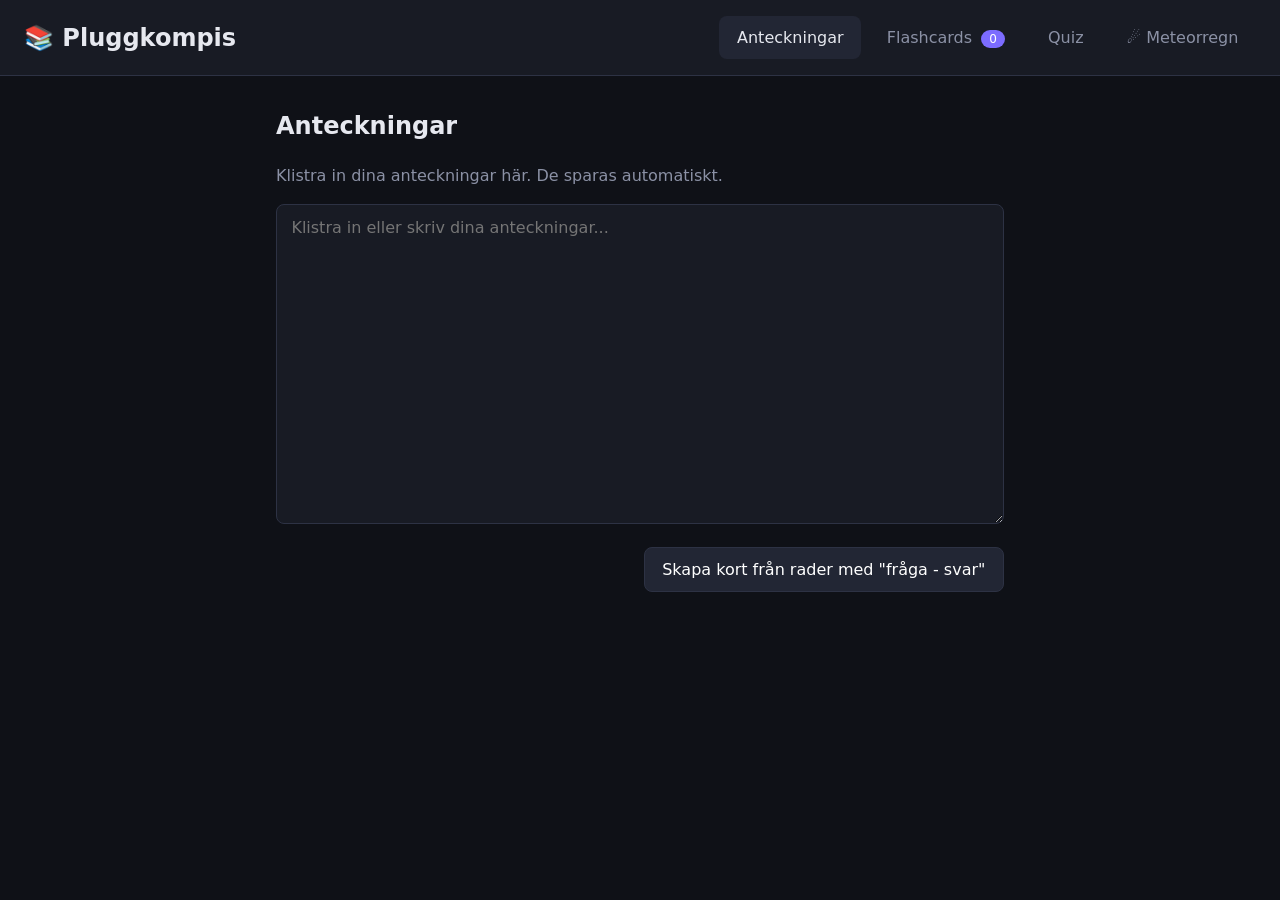
<file: index.html>
<!DOCTYPE html>
<html lang="sv">
<head>
  <meta charset="UTF-8">
  <meta name="viewport" content="width=device-width, initial-scale=1.0">
  <title>Pluggkompis</title>
  <link rel="stylesheet" href="style.css">
</head>
<body>
  <header>
    <h1>📚 Pluggkompis</h1>
    <nav>
      <button class="tab active" data-view="notes">Anteckningar</button>
      <button class="tab" data-view="cards">Flashcards <span id="card-count" class="badge">0</span></button>
      <button class="tab" data-view="quiz">Quiz</button>
      <button class="tab" data-view="game">☄️ Meteorregn</button>
    </nav>
  </header>

  <main>
    <!-- Anteckningar -->
    <section id="notes" class="view active">
      <h2>Anteckningar</h2>
      <p class="hint">Klistra in dina anteckningar här. De sparas automatiskt.</p>
      <textarea id="notes-text" placeholder="Klistra in eller skriv dina anteckningar..."></textarea>
      <div class="row">
        <span id="notes-status" class="muted"></span>
        <button id="notes-to-cards" class="secondary">Skapa kort från rader med "fråga - svar"</button>
      </div>
    </section>

    <!-- Flashcards -->
    <section id="cards" class="view">
      <h2>Flashcards</h2>
      <form id="card-form" class="card-form">
        <label>Fråga
          <input id="q-input" type="text" placeholder="T.ex. Vad är huvudstaden i Norge?" required>
        </label>
        <label>Svar
          <input id="a-input" type="text" placeholder="T.ex. Oslo" required>
        </label>
        <button type="submit">Lägg till kort</button>
      </form>
      <div class="row">
        <span class="muted" id="cards-empty">Inga kort än. Lägg till ditt första ovan!</span>
        <button id="clear-cards" class="danger small">Radera alla</button>
      </div>
      <ul id="card-list" class="card-list"></ul>
    </section>

    <!-- Quiz -->
    <section id="quiz" class="view">
      <h2>Quiz</h2>

      <div id="quiz-start" class="panel center">
        <p>Öva på dina kort. Skriv ditt svar och se om du har rätt.</p>
        <button id="start-quiz">Starta quiz</button>
        <p id="quiz-no-cards" class="muted hidden">Du behöver minst ett kort för att köra en quiz.</p>
      </div>

      <div id="quiz-play" class="panel hidden">
        <div class="quiz-top">
          <span id="quiz-progress"></span>
          <span>Poäng: <strong id="quiz-score">0</strong></span>
        </div>
        <div class="progress"><div id="progress-bar"></div></div>
        <p id="quiz-question" class="question"></p>
        <form id="answer-form">
          <input id="answer-input" type="text" placeholder="Ditt svar..." autocomplete="off">
          <button type="submit" id="check-btn">Svara</button>
        </form>
        <div id="feedback" class="feedback hidden"></div>
        <div class="row hidden" id="after-answer">
          <button id="override-btn" class="secondary small hidden">Jag hade faktiskt rätt</button>
          <button id="next-btn">Nästa →</button>
        </div>
      </div>

      <div id="quiz-result" class="panel center hidden">
        <h3>Klart! 🎉</h3>
        <p class="big"><span id="final-score"></span></p>
        <p id="final-msg" class="muted"></p>
        <button id="restart-quiz">Kör igen</button>
      </div>
    </section>

    <!-- Meteorregn -->
    <section id="game" class="view">
      <h2>☄️ Meteorregn</h2>

      <div id="game-start" class="panel center">
        <p>Dina flashcards faller som meteorer mot jorden. Skriv rätt svar för att spränga dem innan de slår ner!</p>
        <p class="muted">Tre liv. Kombos ger bonuspoäng. Det går snabbare och snabbare…</p>
        <p>Rekord: <strong id="game-best">0</strong></p>
        <button id="game-go">Starta spelet</button>
        <p id="game-no-cards" class="muted hidden">Du behöver minst ett kort för att spela.</p>
      </div>

      <div id="game-play" class="hidden">
        <div class="game-hud">
          <span id="game-lives">❤️❤️❤️</span>
          <span id="game-combo" class="combo"></span>
          <span>Poäng: <strong id="game-score">0</strong></span>
        </div>
        <div id="sky" class="sky">
          <div class="ground"></div>
        </div>
        <form id="game-form">
          <input id="game-input" type="text" placeholder="Skriv ett svar och tryck Enter…" autocomplete="off">
        </form>
      </div>

      <div id="game-over" class="panel center hidden">
        <h3>💥 Jorden är förlorad!</h3>
        <p class="big" id="game-final">0</p>
        <p id="game-record" class="muted"></p>
        <div id="game-missed"></div>
        <button id="game-again">Spela igen</button>
      </div>
    </section>
  </main>

  <script src="app.js"></script>
</body>
</html>
</file>
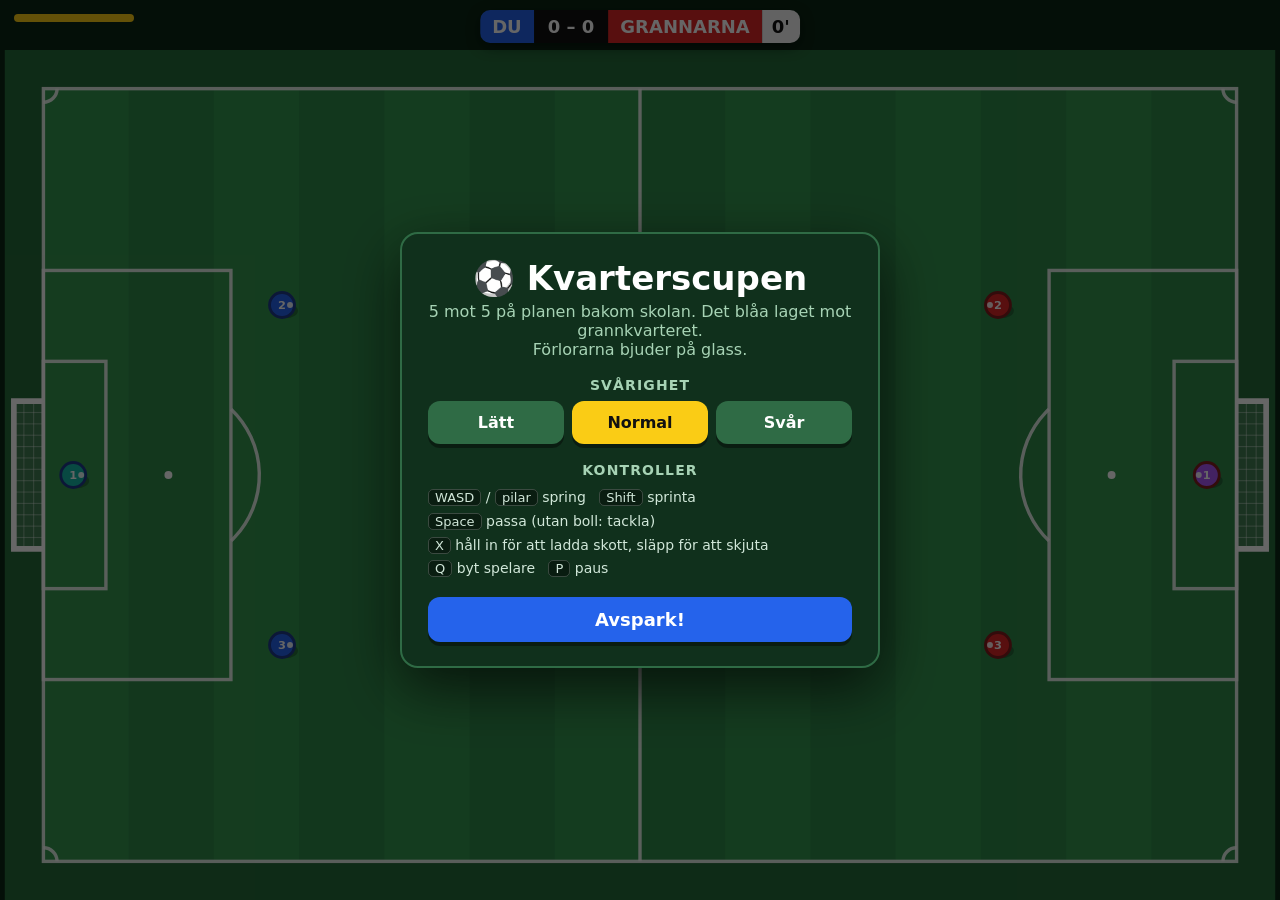
<file: kvarterscupen.html>
<!DOCTYPE html>
<html lang="sv">
<head>
<meta charset="UTF-8">
<meta name="viewport" content="width=device-width, initial-scale=1.0, maximum-scale=1.0, user-scalable=no">
<title>Kvarterscupen ⚽</title>
<style>
  * { box-sizing: border-box; }
  html, body { margin: 0; height: 100%; overflow: hidden; background: #0b2614; touch-action: none;
    font-family: system-ui, -apple-system, "Segoe UI", Roboto, sans-serif; color: #fff;
    -webkit-user-select: none; user-select: none; }
  canvas { display: block; }

  #hud { position: fixed; top: 10px; left: 50%; transform: translateX(-50%); display: flex;
    align-items: stretch; border-radius: 10px; overflow: hidden; box-shadow: 0 4px 14px #0007;
    font-weight: 800; font-size: 18px; z-index: 5; }
  #hud .team { padding: 6px 12px; }
  #hud .home { background: #2563eb; } #hud .away { background: #dc2626; }
  #hud .score { background: #111; padding: 6px 14px; font-variant-numeric: tabular-nums; }
  #hud .time { background: #f5f5f5; color: #111; padding: 6px 10px; font-variant-numeric: tabular-nums; }

  #stamina { position: fixed; left: 14px; top: 14px; width: 120px; height: 8px; background: #0006;
    border-radius: 99px; overflow: hidden; z-index: 5; }
  #stamina div { height: 100%; width: 100%; background: #facc15; transition: background .2s; }

  #toast { position: fixed; top: 58px; left: 50%; transform: translateX(-50%); background: #000a;
    padding: 6px 14px; border-radius: 99px; font-weight: 700; opacity: 0; transition: opacity .25s;
    z-index: 5; white-space: nowrap; }
  #toast.show { opacity: 1; }

  #big { position: fixed; inset: 0; display: grid; place-items: center; pointer-events: none; z-index: 6; }
  #big span { font-size: clamp(48px, 12vw, 130px); font-weight: 900; letter-spacing: .02em;
    text-shadow: 0 6px 0 #0008, 0 0 40px #fde04788; color: #fde047; transform: scale(0); }
  #big span.on { animation: bigpop .5s cubic-bezier(.2,1.6,.4,1) forwards; }
  @keyframes bigpop { to { transform: scale(1) rotate(-4deg); } }

  .overlay { position: fixed; inset: 0; display: grid; place-items: center; background: #0009;
    z-index: 10; padding: 16px; }
  .card { background: #10301c; border: 2px solid #2f6b45; border-radius: 18px; padding: 24px 26px;
    width: min(480px, 100%); text-align: center; box-shadow: 0 20px 60px #000a; max-height: 100%; overflow: auto; }
  .card h1 { margin: 0 0 4px; font-size: 34px; }
  .card .sub { color: #a7d3b5; margin: 0 0 18px; }
  .card h3 { margin: 18px 0 8px; color: #a7d3b5; font-size: 14px; text-transform: uppercase; letter-spacing: .08em; }
  .diffs { display: grid; grid-template-columns: repeat(3, 1fr); gap: 8px; }
  button { font: inherit; font-weight: 800; border: none; border-radius: 12px; padding: 12px; cursor: pointer;
    color: #fff; background: #2f6b45; box-shadow: 0 4px 0 #0006; }
  button:active { transform: translateY(2px); box-shadow: 0 2px 0 #0006; }
  button.sel { background: #facc15; color: #111; }
  .go { background: #2563eb; width: 100%; margin-top: 16px; font-size: 18px; }
  .controls { text-align: left; font-size: 14px; color: #d1e7d9; line-height: 1.7; }
  kbd { background: #0006; border: 1px solid #fff3; border-radius: 5px; padding: 0 6px; font-family: inherit; font-size: 13px; }
  .stats { display: grid; grid-template-columns: 1fr auto 1fr; gap: 6px 14px; margin: 16px 0 4px; font-variant-numeric: tabular-nums; }
  .stats .l { text-align: right; } .stats .r { text-align: left; } .stats .m { color: #a7d3b5; }
  .hidden { display: none !important; }

  #touch { position: fixed; inset: 0; pointer-events: none; z-index: 7; }
  #stick { position: absolute; left: 20px; bottom: 20px; width: 150px; height: 150px; border-radius: 50%;
    background: #ffffff14; border: 2px solid #ffffff30; pointer-events: auto; }
  #knob { position: absolute; left: 50%; top: 50%; width: 60px; height: 60px; margin: -30px 0 0 -30px;
    border-radius: 50%; background: #ffffff55; }
  #tbtns { position: absolute; right: 18px; bottom: 18px; display: grid; grid-template-columns: auto auto;
    gap: 12px; pointer-events: auto; align-items: end; }
  #tbtns button { width: 78px; height: 78px; border-radius: 50%; padding: 0; font-size: 13px; opacity: .85; }
  #tShoot { background: #dc2626; width: 92px !important; height: 92px !important; }
  #tPass { background: #2563eb; }
  #tSprint { background: #ca8a04; grid-column: span 2; justify-self: end; width: 64px !important; height: 64px !important; }
  #rotate { position: fixed; bottom: 190px; left: 0; right: 0; text-align: center; color: #fffa; font-size: 14px; z-index: 6; }
  @media (orientation: landscape) { #rotate { display: none; } }
</style>
</head>
<body>
<canvas id="c"></canvas>

<div id="hud">
  <div class="team home">DU</div>
  <div class="score"><span id="s0">0</span> – <span id="s1">0</span></div>
  <div class="team away">GRANNARNA</div>
  <div class="time" id="clock">0'</div>
</div>
<div id="stamina"><div id="stamBar"></div></div>
<div id="toast"></div>
<div id="big"><span id="bigText"></span></div>

<div id="menu" class="overlay">
  <div class="card">
    <h1>⚽ Kvarterscupen</h1>
    <p class="sub">5 mot 5 på planen bakom skolan. Det blåa laget mot grannkvarteret.<br>Förlorarna bjuder på glass.</p>
    <h3>Svårighet</h3>
    <div class="diffs">
      <button data-d="latt">Lätt</button>
      <button data-d="normal" class="sel">Normal</button>
      <button data-d="svar">Svår</button>
    </div>
    <h3>Kontroller</h3>
    <div class="controls" id="ctrlDesk">
      <kbd>WASD</kbd> / <kbd>pilar</kbd> spring &nbsp; <kbd>Shift</kbd> sprinta<br>
      <kbd>Space</kbd> passa (utan boll: tackla)<br>
      <kbd>X</kbd> håll in för att ladda skott, släpp för att skjuta<br>
      <kbd>Q</kbd> byt spelare &nbsp; <kbd>P</kbd> paus
    </div>
    <div class="controls hidden" id="ctrlTouch">
      Spak till vänster för att springa. <b>PASSA</b> (tacklar om du inte har bollen),
      håll in <b>SKJUT</b> för att ladda skottet, och håll <b>SPRINT</b> för att springa fort. Spela med mobilen på tvären!
    </div>
    <button class="go" id="play">Avspark!</button>
  </div>
</div>

<div id="over" class="overlay hidden">
  <div class="card">
    <h1 id="resTitle"></h1>
    <p class="sub" id="resSub"></p>
    <div class="stats" id="stats"></div>
    <button class="go" id="again">Revansch</button>
    <button class="go" id="toMenu" style="background:#2f6b45;margin-top:10px">Till menyn</button>
  </div>
</div>

<div id="pause" class="overlay hidden">
  <div class="card"><h1>Paus</h1><p class="sub">Någon ropar att maten är klar...</p>
    <button class="go" id="resume">Fortsätt</button></div>
</div>

<div id="touch" class="hidden">
  <div id="stick"><div id="knob"></div></div>
  <div id="tbtns">
    <button id="tSprint">SPRINT</button>
    <button id="tPass">PASSA</button>
    <button id="tShoot">SKJUT</button>
  </div>
</div>
<div id="rotate" class="hidden">📱↻ Vänd mobilen för större plan</div>

<script>
"use strict";
// ================== Konstanter ==================
const W = 1050, H = 680;                 // planens storlek i spelenheter
const GOAL_H = 130, GT = H / 2 - GOAL_H / 2, GB = H / 2 + GOAL_H / 2;
const BOX_W = 165, BOX_H = 360;
const MATCH_SECONDS = 180;               // riktiga sekunder för en hel match (visas som 90')
const BASE_SPEED = 165, SPRINT = 1.38;
const PLAYER_R = 11, BALL_R = 6;
const DIFFS = {
  latt:   { spd: 0.80, tackle: 0.20, react: 0.50, keeper: 0.80, spread: 1.6 },
  normal: { spd: 0.94, tackle: 0.33, react: 0.32, keeper: 1.00, spread: 1.0 },
  svar:   { spd: 1.06, tackle: 0.48, react: 0.18, keeper: 1.15, spread: 0.6 },
};
const COLORS = [
  { body: "#2563eb", edge: "#1e3a8a", keeper: "#14b8a6" },
  { body: "#dc2626", edge: "#7f1d1d", keeper: "#a855f7" },
];
// x, y som andel av planen (för lag 0, speglas för lag 1)
const FORMATION = [
  { x: 0.025, y: 0.5, n: 1, keeper: true },
  { x: 0.20, y: 0.28, n: 2 },
  { x: 0.20, y: 0.72, n: 3 },
  { x: 0.40, y: 0.50, n: 6 },
  { x: 0.60, y: 0.50, n: 9 },
];
const LINES = {
  goal: ["MÅÅÅL! Nätet buktar!", "MÅÅÅL! Vilken kanon!", "MÅL! Hela balkongen jublar!", "MÅÅÅL! Någons mamma tutar i bilen!"],
  own: ["Självmål... det pratas om det i veckor."],
  save: ["Vilken räddning!", "Målvakten säger nej!", "Plockar ner den som ingenting!", "Fångad! Klistrade handskar."],
  parry: ["Retur!", "Boxar undan!", "Tippar den åt sidan!"],
  tackle: ["Ren tackling!", "Snodde bollen!", "Glidtackling i gruset!", "Vilken brytning!"],
  missTackle: ["Missade tacklingen!", "Rakt i luften...", "Dribblad!"],
};
const pickLine = (k) => LINES[k][Math.floor(Math.random() * LINES[k].length)];

// ================== Hjälpfunktioner ==================
const $ = (id) => document.getElementById(id);
const clamp = (v, a, b) => Math.max(a, Math.min(b, v));
const dist = (a, b) => Math.hypot(a.x - b.x, a.y - b.y);
const norm = (x, y) => { const l = Math.hypot(x, y) || 1; return { x: x / l, y: y / l }; };
const dirOf = (team) => (team === 0 ? 1 : -1);          // vilket håll laget anfaller
const goalXOf = (team) => (team === 0 ? W : 0);         // målet laget anfaller
const ownGoalXOf = (team) => (team === 0 ? 0 : W);

function segDist(px, py, ax, ay, bx, by) {
  const dx = bx - ax, dy = by - ay, l2 = dx * dx + dy * dy || 1;
  const t = clamp(((px - ax) * dx + (py - ay) * dy) / l2, 0, 1);
  return Math.hypot(px - (ax + t * dx), py - (ay + t * dy));
}

// ================== Ljud ==================
let AC = null, noiseBuf = null;
function initAudio() {
  if (AC) { AC.resume(); return; }
  try {
    AC = new (window.AudioContext || window.webkitAudioContext)();
    noiseBuf = AC.createBuffer(1, AC.sampleRate * 2.5, AC.sampleRate);
    const d = noiseBuf.getChannelData(0);
    for (let i = 0; i < d.length; i++) d[i] = Math.random() * 2 - 1;
  } catch (e) { AC = null; }
}
function noise(dur, freq, q, vol, attack = 0.005) {
  if (!AC || demo) return;
  const t = AC.currentTime, src = AC.createBufferSource(), f = AC.createBiquadFilter(), g = AC.createGain();
  src.buffer = noiseBuf; f.type = "bandpass"; f.frequency.value = freq; f.Q.value = q;
  g.gain.setValueAtTime(0, t); g.gain.linearRampToValueAtTime(vol, t + attack);
  g.gain.exponentialRampToValueAtTime(0.0001, t + dur);
  src.connect(f).connect(g).connect(AC.destination); src.start(t); src.stop(t + dur + 0.05);
}
function whistle(times = 1) {
  if (!AC || demo) return;
  for (let i = 0; i < times; i++) {
    const t = AC.currentTime + i * 0.45, o = AC.createOscillator(), lfo = AC.createOscillator(),
      lg = AC.createGain(), g = AC.createGain();
    o.type = "triangle"; o.frequency.value = 2900; lfo.frequency.value = 28; lg.gain.value = 140;
    lfo.connect(lg).connect(o.frequency);
    g.gain.setValueAtTime(0, t); g.gain.linearRampToValueAtTime(0.07, t + 0.02);
    g.gain.setValueAtTime(0.07, t + 0.32); g.gain.linearRampToValueAtTime(0, t + 0.38);
    o.connect(g).connect(AC.destination); o.start(t); lfo.start(t); o.stop(t + 0.4); lfo.stop(t + 0.4);
  }
}
const kickSnd = (sp) => noise(0.09, 260, 1.2, clamp(sp / 900, 0.15, 0.9));
const tackleSnd = () => noise(0.18, 900, 0.6, 0.35);
const roar = () => noise(2.6, 700, 0.4, 0.45, 0.35);
const ooh = () => noise(1.1, 500, 0.5, 0.2, 0.15);

// ================== Speltillstånd ==================
const cv = $("c"), ctx = cv.getContext("2d");
let view = { s: 1, x: 0, y: 0 };
let players = [], ball, controlled = null, D = DIFFS.normal, diffKey = "normal";
let mode = "menu", modeTimer = 0, clock = 0, score = [0, 0];
let stats, stamina = 1, charge = 0, switchLock = 0, demo = true, paused = false;
const input = { kx: 0, ky: 0, jx: 0, jy: 0, sprint: false, shootHeld: false, pass: false, sw: false };
const keys = new Set();

function makePlayers() {
  players = [];
  for (let team = 0; team < 2; team++) {
    for (const f of FORMATION) {
      const hx = team === 0 ? f.x * W : W - f.x * W;
      players.push({
        team, num: f.n, keeper: !!f.keeper, hx, hy: f.y * H, x: hx, y: f.y * H, vx: 0, vy: 0,
        fx: dirOf(team), fy: 0, noTouch: 0, tackleCd: 0, stun: 0, lunge: 0, hold: 0, decide: 0, recv: 0,
      });
    }
  }
}

function resetMatch() {
  makePlayers();
  ball = { x: W / 2, y: H / 2, vx: 0, vy: 0, owner: null, lastKick: null, kickId: 0, keeperChecked: -1 };
  score = [0, 0]; clock = 0; stamina = 1; charge = 0;
  stats = { shots: [0, 0], onTarget: [0, 0], poss: [0, 0], tackles: [0, 0] };
  updateHud();
  kickoff(Math.random() < 0.5 ? 0 : 1);
}

function kickoff(team) {
  for (const p of players) {
    const d = dirOf(p.team);
    // alla på egen planhalva
    let x = p.team === 0 ? Math.min(p.hx, W / 2 - 20) : Math.max(p.hx, W / 2 + 20);
    let y = p.hy;
    if (p.team !== team && Math.hypot(x - W / 2, y - H / 2) < 95) x = W / 2 - d * 100;
    Object.assign(p, { x, y, vx: 0, vy: 0, fx: d, fy: 0, stun: 0, noTouch: 0, lunge: 0, recv: 0, hold: 0 });
  }
  const taker = players.find((p) => p.team === team && p.num === 9);
  taker.x = W / 2 - dirOf(team) * 14; taker.y = H / 2;
  Object.assign(ball, { x: W / 2, y: H / 2, vx: 0, vy: 0, owner: taker, lastKick: taker });
  ball.kickId++;
  controlled = demo ? null : (team === 0 ? taker : players.find((p) => p.team === 0 && p.num === 9));
  mode = "kickoff"; modeTimer = 1.1;
  if (!demo) whistle();
}

// ================== Bollhändelser ==================
function kick(p, vx, vy) {
  ball.owner = null; ball.vx = vx; ball.vy = vy; ball.lastKick = p; ball.kickId++;
  p.noTouch = 0.28; p.hold = 0;
  kickSnd(Math.hypot(vx, vy));
}

function passTo(p, m) {
  const tx = m.x + m.vx * 0.35, ty = m.y + m.vy * 0.35;
  const n = norm(tx - ball.x, ty - ball.y), d = Math.hypot(tx - ball.x, ty - ball.y);
  const sp = clamp(d * 1.15 + 230, 320, 820);
  kick(p, n.x * sp, n.y * sp);
  m.recv = 1.1;
  if (!demo && m.team === 0 && !m.keeper) { controlled = m; switchLock = 0.9; }
}

function shoot(p, nx, ny, power) {
  kick(p, nx * power, ny * power);
  stats.shots[p.team]++;
  // räkna "skott på mål" om riktningen pekar in i målet
  const gx = goalXOf(p.team), t = (gx - ball.x) / (nx * power || 1e-6);
  if (t > 0) { const yAt = ball.y + ny * power * t; if (yAt > GT && yAt < GB) stats.onTarget[p.team]++; }
}

function steal(p, from) {
  ball.owner = p; ball.kickId++; ball.lastKick = p;
  from.stun = 0.6; from.noTouch = 0.6;
  p.noTouch = 0; p.hold = 0;
  stats.tackles[p.team]++;
  tackleSnd();
  if (!demo) toast(pickLine("tackle"));
}

function laneClear(p, m) {
  for (const o of players) {
    if (o.team === p.team) continue;
    if (segDist(o.x, o.y, p.x, p.y, m.x, m.y) < 24) return false;
  }
  return true;
}

function bestPass(p, anyLane = false) {
  const d = dirOf(p.team);
  let best = null, bestScore = -Infinity;
  for (const m of players) {
    if (m.team !== p.team || m === p || m.keeper) continue;
    const dm = dist(p, m);
    if (dm < 60 || dm > 560) continue;
    if (!anyLane && !laneClear(p, m)) continue;
    let open = Infinity;
    for (const o of players) if (o.team !== p.team) open = Math.min(open, dist(o, m));
    const sc = ((m.x - p.x) * d) / 180 + Math.min(open, 120) / 45 - dm / 700;
    if (sc > bestScore) { bestScore = sc; best = m; }
  }
  return best;
}

function goal(team) {
  if (mode !== "play") return;
  score[team]++;
  mode = "goal"; modeTimer = 2.6;
  const own = ball.lastKick && ball.lastKick.team !== team;
  ball.owner = null;
  updateHud();
  bigText(own ? "SJÄLVMÅL" : "MÅÅÅL!");
  toast(own ? pickLine("own") : pickLine("goal"));
  roar(); whistle();
  team === 0 ? confetti() : null;
  ball.scoredBy = team;
}

// ================== Mänsklig spelare ==================
function humanMove(p, dt) {
  let ix = input.kx || input.jx, iy = input.ky || input.jy;
  let len = Math.hypot(ix, iy);
  if (len > 1) { ix /= len; iy /= len; len = 1; }
  const sprinting = input.sprint && len > 0.2 && stamina > 0.05;
  stamina = clamp(stamina + (sprinting ? -0.33 : 0.14) * dt, 0, 1);

  let speed = BASE_SPEED * (sprinting ? SPRINT : 1) * (ball.owner === p ? 0.93 : 1);
  if (p.lunge > 0) speed *= 1.7;
  if (p.stun > 0) speed *= 0.3;

  let tx, ty;
  if (len > 0.05) {
    tx = ix * speed; ty = iy * speed;
  } else if (!ball.owner && dist(p, ball) < 260) {
    // ingen input: spring automatiskt mot lös boll i närheten
    const n = norm(ball.x + ball.vx * 0.25 - p.x, ball.y + ball.vy * 0.25 - p.y);
    tx = n.x * speed; ty = n.y * speed;
  } else if (p.lunge > 0) {
    tx = p.fx * speed; ty = p.fy * speed;
  } else { tx = 0; ty = 0; }
  steer(p, tx, ty, dt, 9);

  // utfall (tackling) som träffar bollhållaren
  const o = ball.owner;
  if (p.lunge > 0 && o && o.team !== p.team && dist(p, o) < 27) {
    p.lunge = 0;
    if (Math.random() < 0.8) steal(p, o); else { p.stun = 0.35; toast(pickLine("missTackle")); }
  }
}

function humanActions(p, dt) {
  if (input.pass) {
    input.pass = false;
    if (ball.owner === p) humanPass(p);
    else humanTackle(p);
  }
  if (ball.owner !== p) charge = 0;
  if (input.shootHeld) {
    if (ball.owner === p) charge = Math.min(1, charge + dt * 1.25);
  } else if (charge > 0) {
    if (ball.owner === p) humanShoot(p, charge);
    charge = 0;
  }
  if (input.sw) {
    input.sw = false;
    let best = null, bd = Infinity;
    for (const m of players) {
      if (m.team !== 0 || m.keeper || m === p) continue;
      const d = dist(m, ball); if (d < bd) { bd = d; best = m; }
    }
    if (best && ball.owner !== p) { controlled = best; switchLock = 0.6; }
  }
}

function humanPass(p) {
  let fx = p.fx, fy = p.fy;
  const ix = input.kx || input.jx, iy = input.ky || input.jy;
  if (Math.hypot(ix, iy) > 0.2) ({ x: fx, y: fy } = norm(ix, iy));
  let best = null, bs = -Infinity;
  for (const m of players) {
    if (m.team !== 0 || m === p || m.keeper) continue;
    const n = norm(m.x - p.x, m.y - p.y), d = dist(p, m);
    const dot = n.x * fx + n.y * fy;
    const sc = dot * 2 - d / 600 + (laneClear(p, m) ? 0.4 : 0);
    if (dot > 0.2 && sc > bs) { bs = sc; best = m; }
  }
  if (best) passTo(p, best);
  else kick(p, fx * 520, fy * 520); // ingen i riktningen: slå bollen framåt
}

function humanTackle(p) {
  if (p.tackleCd > 0) return;
  p.tackleCd = 0.6;
  const o = ball.owner;
  if (o && o.team === 1 && dist(p, o) < 32) {
    if (Math.random() < 0.62) steal(p, o);
    else { p.stun = 0.35; toast(pickLine("missTackle")); }
  } else {
    p.lunge = 0.26;
  }
}

function humanShoot(p, c) {
  let nx = p.fx, ny = p.fy;
  // lätt sikthjälp: skott åt målet dras in mot målramen
  if (nx > 0.25) {
    const t = (W - p.x) / nx, yAt = p.y + ny * t;
    if (yAt > GT - 70 && yAt < GB + 70) {
      const aimY = clamp(yAt, GT + 10, GB - 10);
      ({ x: nx, y: ny } = norm(W - p.x, aimY - p.y));
    }
  }
  const spread = (Math.random() - 0.5) * 0.09;
  const a = Math.atan2(ny, nx) + spread;
  shoot(p, Math.cos(a), Math.sin(a), 460 + c * 560);
}

// ================== AI ==================
function steer(p, tvx, tvy, dt, acc = 7) {
  const k = Math.min(1, acc * dt);
  p.vx += (tvx - p.vx) * k; p.vy += (tvy - p.vy) * k;
}

function moveTo(p, tx, ty, speed, dt) {
  const dx = tx - p.x, dy = ty - p.y, d = Math.hypot(dx, dy);
  if (d < 4) { steer(p, 0, 0, dt); return; }
  const s = speed * Math.min(1, d / 40);
  steer(p, (dx / d) * s, (dy / d) * s, dt);
}

function aiSpeed(p) {
  let s = BASE_SPEED * (p.team === 1 ? D.spd : 0.95);
  if (p.keeper) s = 150 * (p.team === 1 ? D.keeper : 1);
  if (p.stun > 0) s *= 0.3;
  return s;
}

function computeRoles() {
  const roles = [{}, {}];
  const o = ball.owner;
  for (let t = 0; t < 2; t++) {
    if (o && o.team === t) continue;
    const cands = players.filter((p) => p.team === t && !p.keeper && p !== controlled && p.stun <= 0);
    const target = o || { x: ball.x + ball.vx * 0.3, y: ball.y + ball.vy * 0.3 };
    cands.sort((a, b) => dist(a, target) - dist(b, target));
    if (t === 0 && controlled) {
      // människan är "jagaren", AI-lagkamraten täcker bara
      if (o) roles[t].cover = cands[0];
    } else {
      roles[t].chaser = cands[0];
      if (o) roles[t].cover = cands[1];
    }
  }
  return roles;
}

function keeperAI(p, dt) {
  const d = dirOf(p.team), lineX = p.team === 0 ? 20 : W - 20, gx = ownGoalXOf(p.team);
  let tx = lineX, ty = H / 2 + (ball.y - H / 2) * 0.42, sp = aiSpeed(p);
  const ballDist = Math.hypot(ball.x - gx, ball.y - H / 2);
  if (ballDist < 260) tx = lineX + d * 22;
  // skott på väg mot mål: kasta sig mot beräknad punkt
  if (!ball.owner && Math.sign(ball.vx) === -d && Math.abs(ball.vx) > 220) {
    const t = (lineX - ball.x) / ball.vx;
    if (t > 0 && t < 1.6) { ty = ball.y + ball.vy * t; sp *= 1.75; }
  }
  ty = clamp(ty, GT - 8, GB + 8);
  // rusa ut mot lös, långsam boll i straffområdet
  const speedBall = Math.hypot(ball.vx, ball.vy);
  if (!ball.owner && ballDist < 165 && speedBall < 320) { tx = ball.x; ty = ball.y; sp *= 1.3; }
  moveTo(p, tx, ty, sp, dt);
}

function aiWithBall(p, dt) {
  if (p.keeper) {
    steer(p, 0, 0, dt);
    p.hold += dt;
    p.fx = dirOf(p.team); p.fy = 0;
    if (p.hold > 0.9) {
      const m = bestPass(p) || bestPass(p, true);
      if (m) passTo(p, m);
      else kick(p, dirOf(p.team) * 700, (Math.random() - 0.5) * 300);
    }
    return;
  }
  const gx = goalXOf(p.team), dGoal = Math.hypot(gx - p.x, H / 2 - p.y);
  let near = null, dn = Infinity;
  for (const o of players) if (o.team !== p.team) { const d = dist(o, p); if (d < dn) { dn = d; near = o; } }

  let { x: mx, y: my } = norm(gx - p.x, H / 2 - p.y);
  if (near && dn < 80) {
    const a = norm(p.x - near.x, p.y - near.y), w = 1.6 * (1 - dn / 80);
    mx += a.x * w; my += a.y * w * 1.4;
  }
  // undvik att springa in i sargen
  if (p.y < 60) my += 0.8; if (p.y > H - 60) my -= 0.8;
  ({ x: mx, y: my } = norm(mx, my));
  const sp = aiSpeed(p) * 0.92;
  steer(p, mx * sp, my * sp, dt);

  p.decide -= dt;
  if (p.decide > 0) return;
  p.decide = D.react * (p.team === 1 ? 1 : 0.8) + Math.random() * 0.2;
  const spread = p.team === 1 ? D.spread : 1;
  if (dGoal < 300 && Math.abs(gx - p.x) > 40) {
    const k = players.find((q) => q.keeper && q.team !== p.team);
    const aimY = (k.y < H / 2 ? GB - 14 : GT + 14) + (Math.random() - 0.5) * 70 * spread;
    const n = norm(gx - p.x, aimY - p.y);
    shoot(p, n.x, n.y, 820 + Math.random() * 130);
    return;
  }
  if (dn < 55 || Math.random() < 0.12) {
    const m = bestPass(p);
    if (m && ((m.x - p.x) * dirOf(p.team) > -60 || dn < 40)) passTo(p, m);
  }
}

function aiOffBall(p, dt, roles) {
  if (p.keeper) return keeperAI(p, dt);
  const o = ball.owner, d = dirOf(p.team);
  const sp = aiSpeed(p);
  if (p.recv > 0 && !o) return moveTo(p, ball.x + ball.vx * 0.15, ball.y + ball.vy * 0.15, sp * 1.15, dt);

  const r = roles[p.team];
  if (r.chaser === p) {
    const tx = o ? o.x : ball.x + ball.vx * 0.3, ty = o ? o.y : ball.y + ball.vy * 0.3;
    moveTo(p, tx, ty, sp * 1.12, dt);
    tryTackle(p);
    return;
  }
  if (r.cover === p && o) {
    const gx = ownGoalXOf(p.team);
    moveTo(p, o.x + (gx - o.x) * 0.3, o.y + (H / 2 - o.y) * 0.3, sp, dt);
    tryTackle(p);
    return;
  }
  // formation som följer bollen
  const mine = o && o.team === p.team, theirs = o && o.team !== p.team;
  let tx = p.hx + (ball.x - W / 2) * 0.5, ty = p.hy + (ball.y - H / 2) * 0.3;
  if (mine) {
    tx += d * 80;
    if (p.num === 9) { tx += d * 60; ty += Math.sin(clock * 1.3 + p.team) * 70; }
    const dOwn = dist(p, o);
    if (dOwn < 100) { const a = norm(p.x - o.x, p.y - o.y); tx += a.x * 60; ty += a.y * 60; }
  } else if (theirs) tx -= d * 50;
  moveTo(p, clamp(tx, 30, W - 30), clamp(ty, 30, H - 30), sp * 0.85, dt);
}

function tryTackle(p) {
  const o = ball.owner;
  if (!o || o.team === p.team || p.tackleCd > 0 || dist(p, o) > 27) return;
  p.tackleCd = 0.8 + Math.random() * 0.5;
  const chance = p.team === 1 ? D.tackle : 0.3;
  if (o.keeper) return; // ingen tacklar målvakten
  if (Math.random() < chance) steal(p, o);
}

// ================== Uppdatering ==================
function update(dt) {
  for (const p of players) {
    p.noTouch -= dt; p.tackleCd -= dt; p.stun -= dt; p.lunge -= dt; p.recv -= dt;
  }
  switchLock -= dt;

  if (mode === "kickoff") {
    modeTimer -= dt;
    if (modeTimer <= 0) mode = "play";
    return;
  }
  if (mode === "goal") {
    modeTimer -= dt;
    moveBall(dt);
    for (const p of players) { steer(p, 0, 0, dt, 3); p.x += p.vx * dt; p.y += p.vy * dt; }
    if (modeTimer <= 0) kickoff(1 - ball.scoredBy);
    return;
  }
  if (mode !== "play") return;

  clock += dt;
  if (clock >= MATCH_SECONDS) return endMatch();

  // vem styr människan?
  if (!demo) {
    const o = ball.owner;
    if (o && o.team === 0 && !o.keeper) controlled = o;
    else if (switchLock <= 0 && (!o || o.team === 1)) {
      const tgt = { x: ball.x + ball.vx * 0.25, y: ball.y + ball.vy * 0.25 };
      let best = controlled, bd = dist(controlled, tgt);
      for (const m of players) {
        if (m.team !== 0 || m.keeper) continue;
        const d = dist(m, tgt);
        if (d < bd - 45) { bd = d; best = m; }
      }
      controlled = best;
    }
  }

  const roles = computeRoles();
  for (const p of players) {
    if (p === controlled) { humanMove(p, dt); humanActions(p, dt); }
    else if (ball.owner === p) aiWithBall(p, dt);
    else aiOffBall(p, dt, roles);
  }

  // rörelse + facing
  for (const p of players) {
    p.x = clamp(p.x + p.vx * dt, 8, W - 8);
    p.y = clamp(p.y + p.vy * dt, 8, H - 8);
    const s = Math.hypot(p.vx, p.vy);
    if (s > 18) { p.fx = p.vx / s; p.fy = p.vy / s; }
  }
  // spelare knuffar isär varandra
  for (let i = 0; i < players.length; i++) for (let j = i + 1; j < players.length; j++) {
    const a = players[i], b = players[j], d = dist(a, b), min = PLAYER_R * 2;
    if (d < min && d > 0.01) {
      const push = (min - d) / 2, nx = (b.x - a.x) / d, ny = (b.y - a.y) / d;
      a.x -= nx * push; a.y -= ny * push; b.x += nx * push; b.y += ny * push;
    }
  }

  moveBall(dt);
  pickup();
  if (ball.owner) stats.poss[ball.owner.team] += dt;
}

function moveBall(dt) {
  if (ball.owner) {
    const o = ball.owner;
    ball.x = o.x + o.fx * (PLAYER_R + 3); ball.y = o.y + o.fy * (PLAYER_R + 3);
    ball.vx = o.vx; ball.vy = o.vy;
  } else {
    ball.x += ball.vx * dt; ball.y += ball.vy * dt;
    const f = Math.exp(-1.15 * dt); ball.vx *= f; ball.vy *= f;
  }
  if (mode === "goal") {
    // bollen i nätet
    if (ball.x < -24) { ball.x = -24; ball.vx *= -0.2; }
    if (ball.x > W + 24) { ball.x = W + 24; ball.vx *= -0.2; }
    if (ball.x < 0 || ball.x > W) { ball.y = clamp(ball.y, GT + 4, GB - 4); }
    return;
  }
  // sarg upptill/nertill
  if (ball.y < BALL_R) { ball.y = BALL_R; ball.vy = Math.abs(ball.vy) * 0.7; }
  if (ball.y > H - BALL_R) { ball.y = H - BALL_R; ball.vy = -Math.abs(ball.vy) * 0.7; }
  // kortlinjer: mål eller studs
  const inMouth = ball.y > GT && ball.y < GB;
  if (ball.x < 0) {
    if (inMouth) return goal(1);
    if (ball.owner) ball.x = 0; else { ball.x = 0; ball.vx = Math.abs(ball.vx) * 0.7; ooh(); }
  }
  if (ball.x > W) {
    if (inMouth) return goal(0);
    if (ball.owner) ball.x = W; else { ball.x = W; ball.vx = -Math.abs(ball.vx) * 0.7; ooh(); }
  }
  // stolpträff
  for (const px of [0, W]) for (const py of [GT, GB]) {
    const d = Math.hypot(ball.x - px, ball.y - py);
    if (!ball.owner && d < BALL_R + 3) {
      const n = norm(ball.x - px, ball.y - py), dot = ball.vx * n.x + ball.vy * n.y;
      if (dot < 0) { ball.vx -= 1.8 * dot * n.x; ball.vy -= 1.8 * dot * n.y; toast("I stolpen!"); noise(0.4, 1800, 8, 0.4); }
    }
  }
}

function inOwnBox(p, x, y) {
  const near = p.team === 0 ? x < BOX_W : x > W - BOX_W;
  return near && Math.abs(y - H / 2) < BOX_H / 2;
}

function pickup() {
  if (ball.owner || mode !== "play") return;
  const sp = Math.hypot(ball.vx, ball.vy);
  let best = null, bd = Infinity;
  for (const p of players) {
    if (p.noTouch > 0 || p.stun > 0) continue;
    const reach = p.keeper && inOwnBox(p, ball.x, ball.y) ? 21 * (p.team === 1 ? D.keeper : 1) : PLAYER_R + BALL_R + 2;
    const d = dist(p, ball);
    if (d < reach && d < bd) { bd = d; best = p; }
  }
  if (!best) return;
  const p = best;

  if (p.keeper && inOwnBox(p, ball.x, ball.y)) {
    if (ball.keeperChecked === ball.kickId) return;
    ball.keeperChecked = ball.kickId;
    const kq = p.team === 1 ? D.keeper : 1;
    const chance = sp < 450 ? 0.98 : sp < 720 ? 0.78 * kq : 0.52 * kq;
    if (Math.random() < chance) {
      ball.owner = p; p.hold = 0;
      if (sp > 520) { toast(pickLine("save")); ooh(); }
    } else {
      const d = dirOf(p.team);
      ball.vx = d * Math.abs(ball.vx) * 0.45; ball.vy = (Math.random() - 0.5) * 500;
      p.noTouch = 0.45; ball.lastKick = p; ball.kickId++;
      toast(pickLine("parry")); kickSnd(500);
    }
    return;
  }
  if (sp > 680 && Math.random() < 0.5) {
    // för hårt för att ta ner: studsar av spelaren
    ball.vx *= -0.35; ball.vy = ball.vy * 0.4 + (Math.random() - 0.5) * 260;
    p.noTouch = 0.25; ball.lastKick = p; ball.kickId++;
    kickSnd(300);
    return;
  }
  ball.owner = p; p.hold = 0; p.decide = 0.15 + Math.random() * 0.2;
}

// ================== Rendering ==================
function resize() {
  const dpr = window.devicePixelRatio || 1, w = innerWidth, h = innerHeight;
  cv.width = w * dpr; cv.height = h * dpr; cv.style.width = w + "px"; cv.style.height = h + "px";
  const m = 34;
  view.s = Math.min(w / (W + m * 2), (h - 50) / (H + m * 2));
  view.x = (w - W * view.s) / 2; view.y = 50 + (h - 50 - H * view.s) / 2;
  view.dpr = dpr;
}

function drawPitch() {
  // gräs med ränder
  const stripes = 14;
  for (let i = 0; i < stripes; i++) {
    ctx.fillStyle = i % 2 ? "#2f8a4a" : "#34964f";
    ctx.fillRect((W / stripes) * i, 0, W / stripes + 1, H);
  }
  ctx.strokeStyle = "rgba(255,255,255,.85)"; ctx.lineWidth = 3;
  ctx.strokeRect(0, 0, W, H);
  ctx.beginPath(); ctx.moveTo(W / 2, 0); ctx.lineTo(W / 2, H); ctx.stroke();
  ctx.beginPath(); ctx.arc(W / 2, H / 2, 80, 0, Math.PI * 2); ctx.stroke();
  ctx.fillStyle = "#fff";
  ctx.beginPath(); ctx.arc(W / 2, H / 2, 4, 0, Math.PI * 2); ctx.fill();
  for (const side of [0, 1]) {
    const x0 = side ? W - BOX_W : 0;
    ctx.strokeRect(x0, H / 2 - BOX_H / 2, BOX_W, BOX_H);
    ctx.strokeRect(side ? W - 55 : 0, H / 2 - 100, 55, 200);
    const spot = side ? W - 110 : 110;
    ctx.beginPath(); ctx.arc(spot, H / 2, 3.5, 0, Math.PI * 2); ctx.fill();
    ctx.beginPath();
    ctx.arc(spot, H / 2, 80, side ? Math.PI - 0.81 : -0.81, side ? Math.PI + 0.81 : 0.81);
    ctx.stroke();
  }
  for (const [cx, cy, a] of [[0, 0, 0], [W, 0, Math.PI / 2], [W, H, Math.PI], [0, H, -Math.PI / 2]]) {
    ctx.beginPath(); ctx.arc(cx, cy, 12, a, a + Math.PI / 2); ctx.stroke();
  }
}

function drawGoal(side) {
  const x = side ? W : 0, depth = side ? 26 : -26;
  ctx.fillStyle = "rgba(255,255,255,.12)";
  ctx.fillRect(Math.min(x, x + depth), GT, 26, GOAL_H);
  ctx.strokeStyle = "rgba(255,255,255,.35)"; ctx.lineWidth = 1;
  for (let y = GT; y <= GB; y += 10) { ctx.beginPath(); ctx.moveTo(x, y); ctx.lineTo(x + depth, y); ctx.stroke(); }
  for (let i = 0; i <= 26; i += 8.6) { ctx.beginPath(); ctx.moveTo(x + Math.sign(depth) * i, GT); ctx.lineTo(x + Math.sign(depth) * i, GB); ctx.stroke(); }
  ctx.strokeStyle = "#fff"; ctx.lineWidth = 5;
  ctx.beginPath(); ctx.moveTo(x, GT); ctx.lineTo(x + depth, GT); ctx.lineTo(x + depth, GB); ctx.lineTo(x, GB); ctx.stroke();
}

function drawPlayer(p) {
  const c = COLORS[p.team];
  ctx.fillStyle = "rgba(0,0,0,.25)";
  ctx.beginPath(); ctx.ellipse(p.x + 3, p.y + 5, PLAYER_R, PLAYER_R * 0.6, 0, 0, Math.PI * 2); ctx.fill();
  if (p === controlled) {
    ctx.strokeStyle = "#fde047"; ctx.lineWidth = 3;
    ctx.beginPath(); ctx.arc(p.x, p.y, PLAYER_R + 6, 0, Math.PI * 2); ctx.stroke();
    ctx.fillStyle = "#fde047";
    ctx.beginPath(); ctx.moveTo(p.x, p.y - PLAYER_R - 10); ctx.lineTo(p.x - 7, p.y - PLAYER_R - 20);
    ctx.lineTo(p.x + 7, p.y - PLAYER_R - 20); ctx.fill();
  }
  ctx.fillStyle = p.keeper ? c.keeper : c.body;
  ctx.strokeStyle = c.edge; ctx.lineWidth = 2.5;
  ctx.beginPath(); ctx.arc(p.x, p.y, PLAYER_R, 0, Math.PI * 2); ctx.fill(); ctx.stroke();
  // blickriktning
  ctx.fillStyle = "rgba(255,255,255,.9)";
  ctx.beginPath(); ctx.arc(p.x + p.fx * 7, p.y + p.fy * 7, 2.6, 0, Math.PI * 2); ctx.fill();
  ctx.fillStyle = "#fff"; ctx.font = "bold 10px system-ui"; ctx.textAlign = "center"; ctx.textBaseline = "middle";
  ctx.fillText(p.num, p.x, p.y + 0.5);
  if (p.stun > 0) { ctx.font = "12px system-ui"; ctx.fillText("💫", p.x, p.y - PLAYER_R - 8); }
  if (p === controlled && charge > 0) {
    ctx.fillStyle = "rgba(0,0,0,.5)"; ctx.fillRect(p.x - 18, p.y + PLAYER_R + 8, 36, 6);
    ctx.fillStyle = charge > 0.85 ? "#ef4444" : "#facc15";
    ctx.fillRect(p.x - 18, p.y + PLAYER_R + 8, 36 * charge, 6);
  }
}

function drawBall() {
  ctx.fillStyle = "rgba(0,0,0,.3)";
  ctx.beginPath(); ctx.ellipse(ball.x + 2, ball.y + 4, BALL_R, BALL_R * 0.6, 0, 0, Math.PI * 2); ctx.fill();
  ctx.fillStyle = "#fff"; ctx.strokeStyle = "#222"; ctx.lineWidth = 1.5;
  ctx.beginPath(); ctx.arc(ball.x, ball.y, BALL_R, 0, Math.PI * 2); ctx.fill(); ctx.stroke();
  const rot = (ball.x + ball.y) / 6;
  ctx.fillStyle = "#222";
  ctx.beginPath(); ctx.arc(ball.x + Math.cos(rot) * 2, ball.y + Math.sin(rot) * 2, 2.2, 0, Math.PI * 2); ctx.fill();
}

function render() {
  const { s, x, y, dpr } = view;
  ctx.setTransform(dpr, 0, 0, dpr, 0, 0);
  ctx.fillStyle = "#0b2614"; ctx.fillRect(0, 0, innerWidth, innerHeight);
  ctx.setTransform(dpr * s, 0, 0, dpr * s, dpr * x, dpr * y);
  // utanför planen
  ctx.fillStyle = "#256b3a"; ctx.fillRect(-34, -34, W + 68, H + 68);
  drawPitch();
  drawGoal(0); drawGoal(1);
  const sorted = [...players].sort((a, b) => a.y - b.y);
  for (const p of sorted) drawPlayer(p);
  drawBall();
}

// ================== HUD / UI ==================
function updateHud() {
  $("s0").textContent = score[0]; $("s1").textContent = score[1];
}
let lastMinute = -1;
function updateClock() {
  const m = Math.min(90, Math.floor((clock / MATCH_SECONDS) * 90));
  if (m !== lastMinute) { lastMinute = m; $("clock").textContent = m + "'"; }
  $("stamBar").style.width = stamina * 100 + "%";
  $("stamBar").style.background = stamina < 0.25 ? "#ef4444" : "#facc15";
}
let toastTimer;
function toast(msg) {
  if (demo) return;
  const t = $("toast"); t.textContent = msg; t.classList.add("show");
  clearTimeout(toastTimer); toastTimer = setTimeout(() => t.classList.remove("show"), 1600);
}
function bigText(msg) {
  if (demo) return;
  const b = $("bigText"); b.textContent = msg; b.classList.remove("on"); void b.offsetWidth; b.classList.add("on");
  setTimeout(() => b.classList.remove("on"), 2200);
}
function confetti() {
  if (demo) return;
  const colors = ["#2563eb", "#facc15", "#ffffff", "#22c55e"];
  for (let i = 0; i < 90; i++) {
    const c = document.createElement("div");
    Object.assign(c.style, {
      position: "fixed", top: "-12px", left: Math.random() * 100 + "vw", width: "8px", height: "13px",
      background: colors[i % 4], zIndex: 8, pointerEvents: "none",
      transition: `transform ${1.6 + Math.random() * 1.6}s linear, opacity .4s ${2.6}s`,
    });
    document.body.appendChild(c);
    requestAnimationFrame(() => { c.style.transform = `translate(${(Math.random() - .5) * 200}px, 110vh) rotate(${Math.random() * 900}deg)`; });
    setTimeout(() => c.remove(), 3400);
  }
}

function endMatch() {
  if (demo) { resetMatch(); return; }
  mode = "over";
  whistle(3);
  const [a, b] = score;
  $("resTitle").textContent = a > b ? "🏆 Kvarterscupen är er!" : a < b ? "😩 Grannarna vann" : "🤝 Oavgjort";
  $("resSub").textContent = a > b ? "Grannkvarteret får bjuda på glass. Hela veckan."
    : a < b ? "De kommer att prata om det här på skolgården i månader. Revansch?"
    : "Alla går hem till middagen lagom nöjda.";
  const tot = stats.poss[0] + stats.poss[1] || 1, p0 = Math.round((stats.poss[0] / tot) * 100);
  const rows = [
    [a, "Mål", b], [stats.shots[0], "Skott", stats.shots[1]],
    [stats.onTarget[0], "Skott på mål", stats.onTarget[1]],
    [p0 + "%", "Bollinnehav", 100 - p0 + "%"], [stats.tackles[0], "Bollvinster", stats.tackles[1]],
  ];
  $("stats").innerHTML = rows.map(([l, m, r]) => `<div class="l">${l}</div><div class="m">${m}</div><div class="r">${r}</div>`).join("");
  $("over").classList.remove("hidden");
  if (a > b) confetti();
}

function startGame() {
  initAudio();
  demo = false;
  D = DIFFS[diffKey];
  $("menu").classList.add("hidden"); $("over").classList.add("hidden");
  if (isTouch) $("touch").classList.remove("hidden");
  resetMatch();
}

function toMenu() {
  demo = true; controlled = null;
  $("over").classList.add("hidden"); $("touch").classList.add("hidden"); $("menu").classList.remove("hidden");
  D = DIFFS.normal; resetMatch();
}

function setPaused(v) {
  if (demo || mode === "over") return;
  paused = v; $("pause").classList.toggle("hidden", !v);
}

// ================== Input ==================
function readKeys() {
  input.kx = (keys.has("ArrowRight") || keys.has("KeyD") ? 1 : 0) - (keys.has("ArrowLeft") || keys.has("KeyA") ? 1 : 0);
  input.ky = (keys.has("ArrowDown") || keys.has("KeyS") ? 1 : 0) - (keys.has("ArrowUp") || keys.has("KeyW") ? 1 : 0);
  input.sprint = keys.has("ShiftLeft") || keys.has("ShiftRight") || touchSprint;
}
addEventListener("keydown", (e) => {
  if (["Space", "ArrowUp", "ArrowDown", "ArrowLeft", "ArrowRight"].includes(e.code)) e.preventDefault();
  if (e.repeat) return;
  keys.add(e.code);
  if (e.code === "Space") input.pass = true;
  if (e.code === "KeyX" || e.code === "KeyK") input.shootHeld = true;
  if (e.code === "KeyQ") input.sw = true;
  if (e.code === "KeyP" || e.code === "Escape") setPaused(!paused);
  if (e.code === "Enter" && !$("menu").classList.contains("hidden")) startGame();
});
addEventListener("keyup", (e) => {
  keys.delete(e.code);
  if (e.code === "KeyX" || e.code === "KeyK") input.shootHeld = false;
});
addEventListener("blur", () => { keys.clear(); input.shootHeld = false; setPaused(true); });

const isTouch = matchMedia("(pointer: coarse)").matches || "ontouchstart" in window;
let touchSprint = false, stickId = null;
if (isTouch) {
  $("ctrlDesk").classList.add("hidden"); $("ctrlTouch").classList.remove("hidden");
  $("rotate").classList.remove("hidden");
}
const stick = $("stick"), knob = $("knob");
function stickMove(e) {
  const r = stick.getBoundingClientRect();
  let dx = e.clientX - (r.left + r.width / 2), dy = e.clientY - (r.top + r.height / 2);
  const l = Math.hypot(dx, dy), max = 55;
  if (l > max) { dx *= max / l; dy *= max / l; }
  knob.style.transform = `translate(${dx}px, ${dy}px)`;
  input.jx = dx / max; input.jy = dy / max;
}
stick.addEventListener("pointerdown", (e) => { stickId = e.pointerId; stick.setPointerCapture(e.pointerId); stickMove(e); });
stick.addEventListener("pointermove", (e) => { if (e.pointerId === stickId) stickMove(e); });
const stickEnd = (e) => { if (e.pointerId !== stickId) return; stickId = null; input.jx = input.jy = 0; knob.style.transform = ""; };
stick.addEventListener("pointerup", stickEnd); stick.addEventListener("pointercancel", stickEnd);
function holdBtn(el, on, off) {
  el.addEventListener("pointerdown", (e) => { e.preventDefault(); el.setPointerCapture(e.pointerId); on(); });
  el.addEventListener("pointerup", off); el.addEventListener("pointercancel", off);
}
holdBtn($("tPass"), () => (input.pass = true), () => {});
holdBtn($("tShoot"), () => (input.shootHeld = true), () => (input.shootHeld = false));
holdBtn($("tSprint"), () => (touchSprint = true), () => (touchSprint = false));

document.querySelectorAll("[data-d]").forEach((b) => b.addEventListener("click", () => {
  document.querySelectorAll("[data-d]").forEach((x) => x.classList.remove("sel"));
  b.classList.add("sel"); diffKey = b.dataset.d;
}));
$("play").onclick = startGame;
$("again").onclick = startGame;
$("toMenu").onclick = toMenu;
$("resume").onclick = () => setPaused(false);

// ================== Huvudloop ==================
let last = performance.now();
window.__speed = 1; // för test
function loop(now) {
  let dt = Math.min((now - last) / 1000, 0.05); last = now;
  readKeys();
  if (!paused) {
    const steps = window.__speed;
    for (let i = 0; i < steps; i++) update(dt);
  }
  render();
  updateClock();
  requestAnimationFrame(loop);
}
addEventListener("resize", resize);
resize();
resetMatch(); // demomatch bakom menyn
requestAnimationFrame(loop);
window.__game = () => ({ score, stats, mode, clock });
</script>
</body>
</html>
</file>
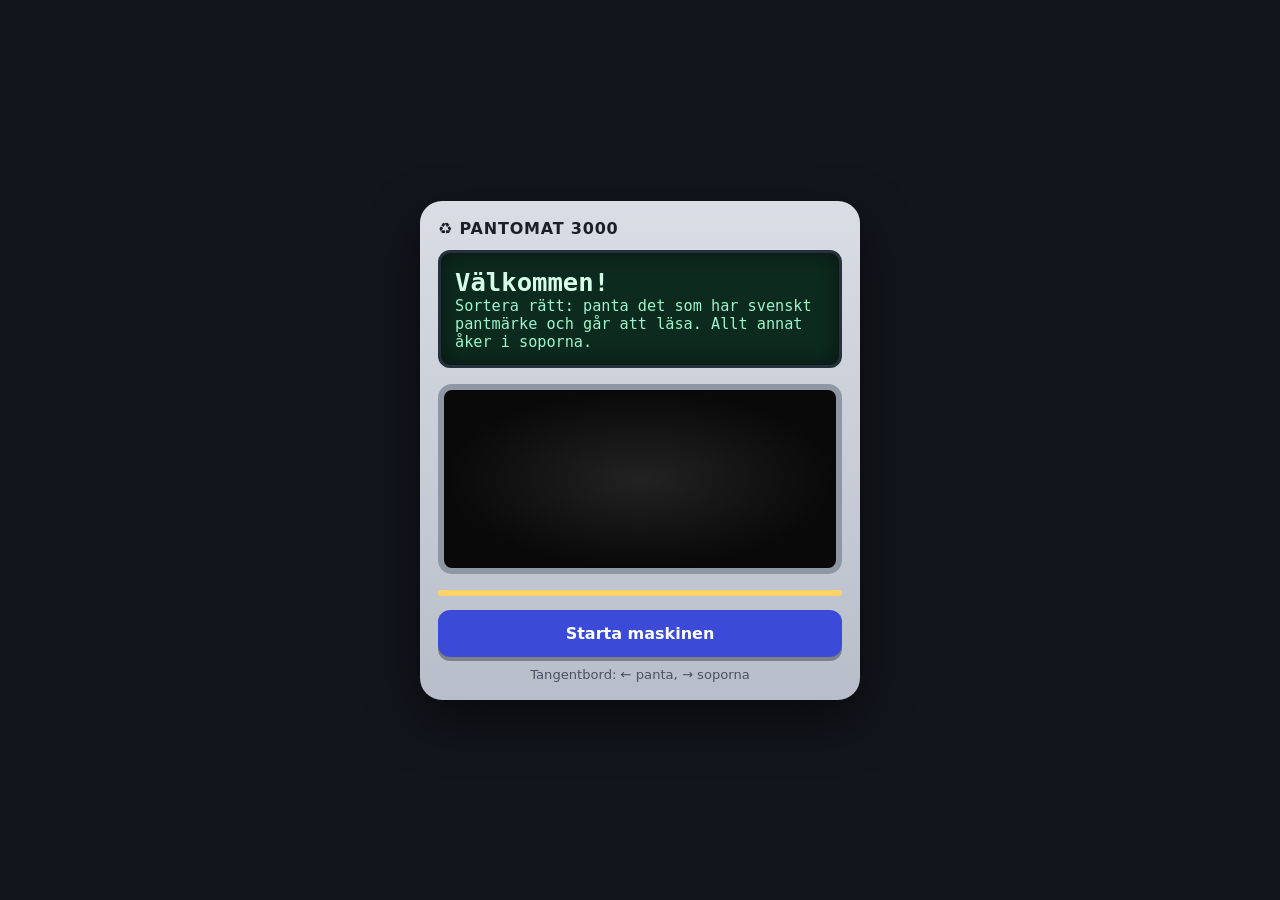
<file: pantmaskinen.html>
<!DOCTYPE html>
<html lang="sv">
<head>
<meta charset="UTF-8">
<meta name="viewport" content="width=device-width, initial-scale=1.0">
<title>Pantmaskinen</title>
<style>
  :root { --bg:#12151c; --panel:#1c212c; --line:#2e3545; --text:#e9ecf3; --muted:#8d95a8;
          --green:#3ecf8e; --red:#ff5c7a; --yellow:#ffd166; }
  * { box-sizing:border-box; }
  body { margin:0; min-height:100vh; display:grid; place-items:center; background:var(--bg);
         color:var(--text); font-family:system-ui,-apple-system,"Segoe UI",Roboto,sans-serif; }
  .machine { width:min(440px,94vw); background:linear-gradient(#d9dde4,#b8bec9); border-radius:22px;
             padding:18px; box-shadow:0 20px 50px #0008; color:#1b1f27; }
  .brand { display:flex; justify-content:space-between; align-items:center; font-weight:800;
           letter-spacing:.05em; margin-bottom:12px; }
  .brand small { font-weight:600; color:#4a5263; }
  .screen { background:#0d2a1f; color:#9bf5c8; border-radius:12px; padding:14px; min-height:84px;
            font-family:ui-monospace,Menlo,Consolas,monospace; font-size:.95rem; border:3px solid #26313f;
            box-shadow:inset 0 0 20px #0008; }
  .screen .big { font-size:1.6rem; font-weight:700; color:#d6ffe9; }
  .screen.err { background:#3a0f17; color:#ffb3c0; }
  .hole { margin:16px auto; height:190px; background:radial-gradient(ellipse at center,#222 0,#090909 70%);
          border-radius:14px; border:6px solid #8f97a5; position:relative; overflow:hidden; }
  .item { position:absolute; left:50%; top:50%; transform:translate(-50%,-50%); text-align:center;
          transition:transform .25s ease, opacity .25s; color:#fff; width:90%; }
  .item .emoji { font-size:4.2rem; line-height:1; filter:drop-shadow(0 4px 8px #000a); }
  .item .name { margin-top:8px; font-weight:700; }
  .item .note { color:#aab2c3; font-size:.85rem; }
  .item.in   { transform:translate(-50%,-50%) scale(.2) translateY(-200px); opacity:0; }
  .item.trash{ transform:translate(150%,-50%) rotate(40deg); opacity:0; }
  .timer { height:6px; background:#444b58; border-radius:99px; overflow:hidden; }
  .timer div { height:100%; background:var(--yellow); width:100%; }
  .buttons { display:grid; grid-template-columns:1fr 1fr; gap:10px; margin-top:14px; }
  button { font:inherit; font-weight:700; border:none; border-radius:12px; padding:14px; cursor:pointer;
           color:#fff; box-shadow:0 4px 0 #0005; }
  button:active { transform:translateY(2px); box-shadow:0 2px 0 #0005; }
  .pant  { background:#1f9d63; } .sop { background:#c23b54; }
  .start { background:#3b4bd8; width:100%; margin-top:14px; }
  .meta { display:flex; justify-content:space-between; margin-top:10px; font-weight:600; color:#3a4152; }
  .receipt { background:#fff; color:#222; font-family:ui-monospace,Menlo,Consolas,monospace;
             padding:16px; border-radius:4px; margin-top:14px; font-size:.9rem;
             box-shadow:0 6px 16px #0004; white-space:pre-wrap; }
  .hidden { display:none !important; }
  .hint { color:#4a5263; font-size:.82rem; text-align:center; margin-top:10px; }
</style>
</head>
<body>
<div class="machine">
  <div class="brand"><span>♻️ PANTOMAT 3000</span><small id="best"></small></div>

  <div class="screen" id="screen">
    <div class="big">Välkommen!</div>
    Sortera rätt: panta det som har svenskt pantmärke och går att läsa. Allt annat åker i soporna.
  </div>

  <div class="hole" id="hole"></div>
  <div class="timer"><div id="bar"></div></div>

  <div class="buttons hidden" id="buttons">
    <button class="pant" id="btn-pant">← PANTA</button>
    <button class="sop" id="btn-sop">SOPORNA →</button>
  </div>
  <button class="start" id="start">Starta maskinen</button>

  <div class="meta hidden" id="meta">
    <span>Kvitto: <span id="kr">0</span> kr</span>
    <span id="lives">🟢🟢🟢</span>
  </div>
  <div class="receipt hidden" id="receipt"></div>
  <div class="hint">Tangentbord: ← panta, → soporna</div>
</div>

<script>
// v = pantvärde i kr (0 = ska i soporna). why = vad maskinen säger om du gör fel.
const ITEMS = [
  { e:"🥫", n:"Läskburk 33 cl", note:"Svenskt pantmärke", v:1 },
  { e:"🥫", n:"Ölburk 50 cl", note:"Svenskt pantmärke", v:1 },
  { e:"🧴", n:"PET-flaska 50 cl", note:"Svenskt pantmärke", v:1 },
  { e:"🧴", n:"PET-flaska 1,5 l", note:"Svenskt pantmärke", v:2 },
  { e:"🧃", n:"Vattenflaska 33 cl", note:"Svenskt pantmärke", v:1 },
  { e:"🥫", n:"Energidryck", note:"Svenskt pantmärke, lite kladdig", v:1 },
  { e:"🍷", n:"Vinflaska", note:"Glas utan pantmärke", v:0, why:"Glas utan pant ska till glasigloon." },
  { e:"🥛", n:"Mjölkpaket", note:"Kartong", v:0, why:"Kartong pantas inte. Pappersinsamlingen!" },
  { e:"🥫", n:"Tillplattad burk", note:"Någon trampade på den", v:0, why:"FLASKAN KAN INTE LÄSAS. Platta aldrig till burkar." },
  { e:"🥫", n:"Burk från Tyskland", note:"Pfand-märke, inte svenskt", v:0, why:"Utländsk pant fungerar inte i Sverige." },
  { e:"🧴", n:"Halvfull läskflaska", note:"Det skvalpar", v:0, why:"Töm flaskan först! Nu kladdar det i maskinen." },
  { e:"🧦", n:"Ensam strumpa", note:"Var kom den ifrån?", v:0, why:"Det där är en strumpa." },
  { e:"🔋", n:"AA-batteri", note:"Nästan slut", v:0, why:"Batterier lämnas i batteriholken!" },
  { e:"🥐", n:"Kanelbulle", note:"Lite mosad", v:0, why:"Ät den istället." },
  { e:"🧴", n:"Schampoflaska", note:"Plast, men inget pantmärke", v:0, why:"Bara dryckesförpackningar med pantmärke." },
  { e:"🐈", n:"Katt", note:"Ser misstänksam ut", v:0, why:"Katten ville inte bli pantad. Den gick själv." },
];
const PRIZES = [
  [0, "ingenting. Absolut ingenting."],
  [5, "en påse lösgodis (väldigt liten)"],
  [15, "en tidning från 2019"],
  [25, "en kaffe på macken"],
  [40, "en kanelbulle och lite självrespekt"],
  [70, "en fika för två"],
  [110, "en pizza (utan extra)"],
  [170, "en månad av stolthet"],
];

const $ = (id) => document.getElementById(id);
let kr, lives, streak, current, timeLeft, timeMax, raf, last, busy, log, count;

function say(html, err = false) {
  $("screen").innerHTML = html;
  $("screen").classList.toggle("err", err);
}

function pick() {
  // ungefär hälften pant, hälften skräp, så man inte kan gissa
  const pool = ITEMS.filter((i) => (Math.random() < 0.55 ? i.v > 0 : i.v === 0));
  return pool[Math.floor(Math.random() * pool.length)];
}

function next() {
  current = pick();
  count++;
  timeMax = Math.max(1.1, 3.2 - count * 0.06);
  timeLeft = timeMax;
  $("hole").innerHTML =
    `<div class="item"><div class="emoji">${current.e}</div>
     <div class="name">${current.n}</div><div class="note">${current.note}</div></div>`;
  busy = false;
}

function start() {
  kr = 0; lives = 3; streak = 0; count = 0; log = [];
  $("start").classList.add("hidden");
  $("receipt").classList.add("hidden");
  $("buttons").classList.remove("hidden");
  $("meta").classList.remove("hidden");
  updateMeta();
  say(`<div class="big">Lägg i flaska</div>Var god vänta...`);
  next();
  last = performance.now();
  cancelAnimationFrame(raf);
  raf = requestAnimationFrame(tick);
}

function tick(now) {
  const dt = (now - last) / 1000; last = now;
  if (!busy) {
    timeLeft -= dt;
    $("bar").style.width = Math.max(0, timeLeft / timeMax) * 100 + "%";
    if (timeLeft <= 0) wrong("För långsamt! Kön bakom dig suckar högt.", "trash");
  }
  if (lives > 0) raf = requestAnimationFrame(tick);
}

function choose(pant) {
  if (busy || lives <= 0 || !current) return;
  const correct = pant === current.v > 0;
  if (!correct) {
    wrong(current.v > 0 ? `Den gick att panta! Du slängde ${current.v} kr.` : current.why, pant ? "in" : "trash");
    return;
  }
  streak++;
  if (pant) {
    kr += current.v;
    log.push(current);
    const bonus = streak % 10 === 0;
    if (bonus) kr += 5;
    say(`<div class="big">+${current.v} kr${bonus ? " (+5 bonus!)" : ""}</div>${streak} rätt i rad`);
  } else {
    say(`<div class="big">Rätt!</div>${current.n} åkte i soporna. ${streak} rätt i rad`);
  }
  animate(pant ? "in" : "trash");
}

function wrong(msg, dir) {
  lives--; streak = 0;
  say(`<div class="big">⚠ FEL</div>${msg}`, true);
  animate(dir);
}

function animate(dir) {
  busy = true;
  updateMeta();
  $("hole").firstChild?.classList.add(dir);
  setTimeout(() => (lives > 0 ? next() : gameOver()), 320);
}

function updateMeta() {
  $("kr").textContent = kr;
  $("lives").textContent = "🟢".repeat(Math.max(0, lives)) + "🔴".repeat(3 - Math.max(0, lives));
}

function gameOver() {
  cancelAnimationFrame(raf);
  $("hole").innerHTML = "";
  $("buttons").classList.add("hidden");
  say(`<div class="big">MASKINEN HAR STOPPAT</div>Kontakta personal.`, true);
  const best = Math.max(kr, +localStorage.getItem("pantomat.best") || 0);
  const record = kr > 0 && kr === best && kr > (+localStorage.getItem("pantomat.best") || 0);
  localStorage.setItem("pantomat.best", best);
  const prize = PRIZES.filter(([min]) => kr >= min).pop()[1];
  const cans = log.filter((i) => i.v === 1).length, big = log.filter((i) => i.v === 2).length;
  $("receipt").textContent =
`   PANTOMAT 3000 — KVITTO
------------------------------
Burkar/små flaskor  ${String(cans).padStart(3)} st
Stora flaskor       ${String(big).padStart(3)} st
------------------------------
ATT HANDLA FÖR:     ${String(kr).padStart(3)} kr
${record ? "\n★ NYTT REKORD ★\n" : ""}
Det räcker till:
${prize}

  Tack för att du pantar!`;
  $("receipt").classList.remove("hidden");
  $("start").textContent = "Panta igen";
  $("start").classList.remove("hidden");
  showBest();
}

function showBest() {
  const b = +localStorage.getItem("pantomat.best") || 0;
  $("best").textContent = b ? `Rekord: ${b} kr` : "";
}

$("start").onclick = start;
$("btn-pant").onclick = () => choose(true);
$("btn-sop").onclick = () => choose(false);
document.addEventListener("keydown", (e) => {
  if (e.key === "ArrowLeft") choose(true);
  if (e.key === "ArrowRight") choose(false);
  if (e.key === "Enter" && !$("start").classList.contains("hidden")) start();
});
showBest();
</script>
</body>
</html>
</file>
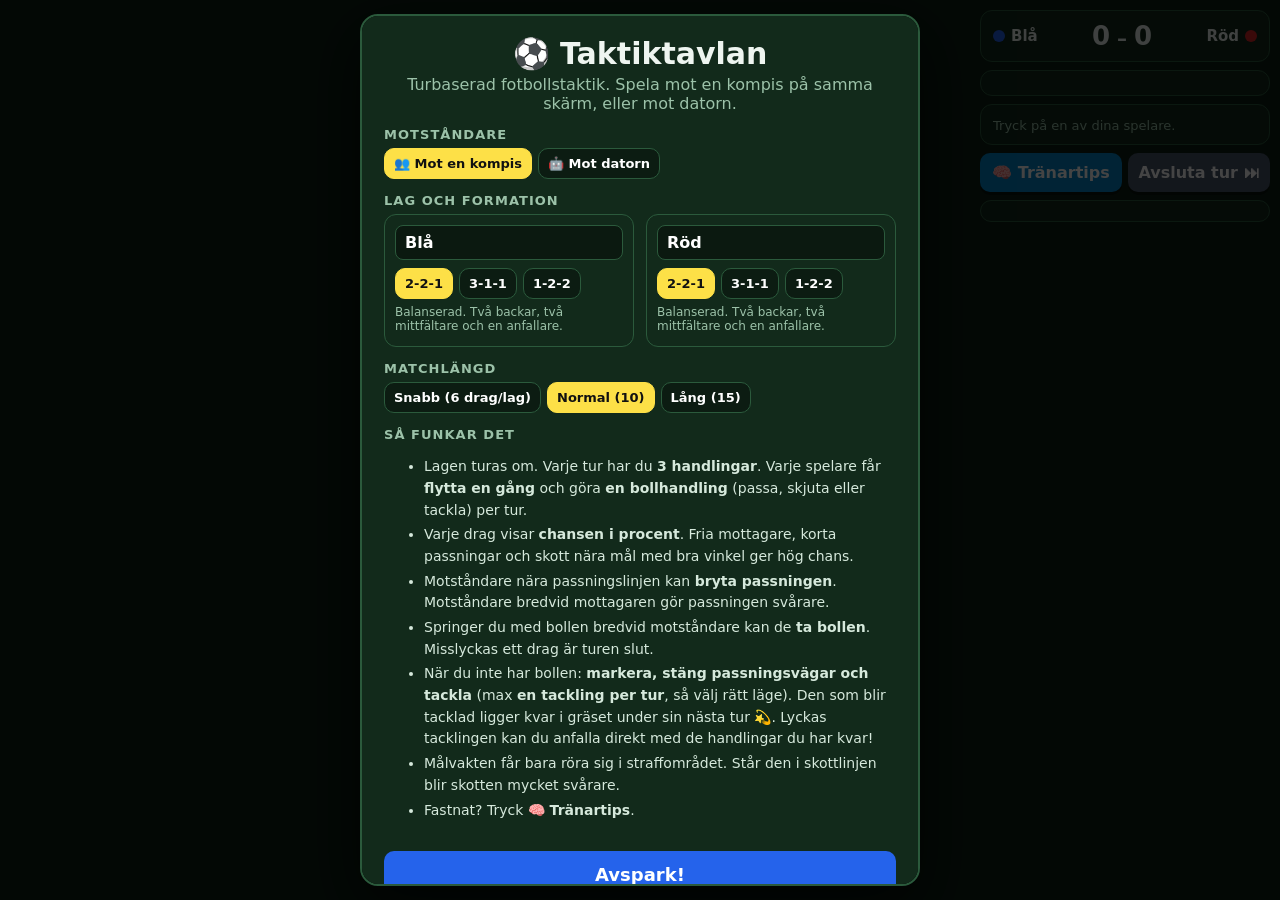
<file: taktiktavlan.html>
<!DOCTYPE html>
<html lang="sv">
<head>
<meta charset="UTF-8">
<meta name="viewport" content="width=device-width, initial-scale=1.0, maximum-scale=1.0, user-scalable=no">
<title>Taktiktavlan ⚽ – fotbollstaktik mot dina kompisar</title>
<style>
  :root { --blue:#2563eb; --blueD:#1e3a8a; --red:#dc2626; --redD:#7f1d1d; --bg:#0c1f14; --panel:#122a1b; --line:#2b5a3c; --text:#eef5f0; --muted:#9cc2a9; }
  * { box-sizing:border-box; }
  html,body { margin:0; height:100%; background:var(--bg); color:var(--text);
    font-family:system-ui,-apple-system,"Segoe UI",Roboto,sans-serif; -webkit-user-select:none; user-select:none; overflow:hidden; }
  #app { display:flex; height:100%; gap:10px; padding:10px; }
  #app.portrait { flex-direction:column; }
  #boardWrap { flex:1; display:grid; place-items:center; min-width:0; min-height:0; }
  #board { position:relative; border-radius:10px; box-shadow:0 10px 30px #0008; }
  #board svg { position:absolute; inset:0; width:100%; height:100%; }
  .token { position:absolute; border-radius:50%; display:grid; place-items:center; font-weight:800; color:#fff;
    transition:left .35s ease, top .35s ease, opacity .2s, transform .15s; cursor:pointer; border:3px solid; z-index:3;
    box-shadow:0 3px 6px #0006; line-height:1; }
  .token .role { font-size:.62em; opacity:.85; font-weight:700; }
  .token.t0 { background:var(--blue); border-color:var(--blueD); }
  .token.t1 { background:var(--red); border-color:var(--redD); }
  .token.mv.t0 { background:#0d9488; } .token.mv.t1 { background:#9333ea; }
  .token.done { opacity:.5; }
  .token.sel { transform:scale(1.15); box-shadow:0 0 0 3px #fde047, 0 3px 10px #000a; }
  .token .ballIcon { position:absolute; right:-28%; bottom:-22%; font-size:.95em; filter:drop-shadow(0 1px 2px #000); }
  .hl { position:absolute; z-index:2; display:grid; place-items:center; font-weight:800; cursor:pointer; border-radius:8px; }
  .hl.move { background:#ffffff26; }
  .hl.move:hover { background:#ffffff44; }
  .hl .dot { width:22%; height:22%; border-radius:50%; background:#fff9; }
  .badge { position:absolute; z-index:6; pointer-events:none; font-weight:800; border-radius:99px; padding:0 5px;
    color:#111; box-shadow:0 2px 4px #0007; white-space:nowrap; transform:translate(-50%,-50%); }
  .good { background:#4ade80; } .mid { background:#facc15; } .bad { background:#f87171; }
  .hl.target { border:3px dashed #fde047; border-radius:50%; background:transparent; }
  .hint-ring { position:absolute; z-index:1; border-radius:50%; box-shadow:0 0 0 4px #38bdf8, 0 0 20px #38bdf8; animation:pulse 1s infinite alternate; pointer-events:none; }
  @keyframes pulse { to { box-shadow:0 0 0 7px #38bdf8, 0 0 30px #38bdf8; } }

  #panel { width:290px; flex-shrink:0; display:flex; flex-direction:column; gap:8px; overflow:auto; }
  #app.portrait #panel { width:100%; height:38%; }
  #boardWrap { overflow:hidden; }
  .box { background:var(--panel); border:1px solid var(--line); border-radius:12px; padding:10px 12px; }
  .score { display:flex; align-items:center; justify-content:space-between; font-weight:800; font-size:20px; }
  .score .n { font-size:26px; font-variant-numeric:tabular-nums; }
  .tname { display:flex; align-items:center; gap:6px; font-size:15px; }
  .chip { width:12px; height:12px; border-radius:50%; display:inline-block; }
  .turn { display:flex; justify-content:space-between; align-items:center; font-weight:700; }
  .ap { display:flex; gap:5px; }
  .ap span { width:14px; height:14px; border-radius:50%; background:#fde047; box-shadow:0 0 6px #fde04788; }
  .ap span.used { background:#334; box-shadow:none; }
  .muted { color:var(--muted); font-size:13px; }
  .info h4 { margin:0 0 4px; }
  .stats { display:grid; grid-template-columns:repeat(4,1fr); gap:4px; text-align:center; font-size:12px; }
  .stats b { display:block; font-size:16px; }
  .btns { display:grid; grid-template-columns:1fr 1fr; gap:6px; }
  button { font:inherit; font-weight:800; border:none; border-radius:10px; padding:10px; cursor:pointer; color:#fff;
    background:#2b5a3c; box-shadow:0 3px 0 #0006; }
  button:active { transform:translateY(2px); box-shadow:0 1px 0 #0006; }
  button:disabled { opacity:.4; cursor:default; }
  button.shoot { background:#dc2626; grid-column:span 2; font-size:16px; }
  button.end { background:#475569; }
  button.coach { background:#0284c7; }
  #log { font-size:13px; line-height:1.45; max-height:150px; overflow:auto; }
  #log div { padding:2px 0; border-bottom:1px solid #ffffff10; }
  #app.portrait #log { max-height:70px; }

  #toast { position:fixed; left:50%; top:16px; transform:translate(-50%,-20px); opacity:0; z-index:20;
    background:#000d; padding:10px 18px; border-radius:12px; font-weight:800; font-size:17px; transition:.25s; text-align:center; pointer-events:none; max-width:92vw; }
  #toast.show { opacity:1; transform:translate(-50%,0); }
  #toast small { display:block; font-weight:600; color:#cbd5e1; font-size:13px; margin-top:2px; }

  .overlay { position:fixed; inset:0; background:#000b; display:grid; place-items:center; z-index:30; padding:14px; }
  .card { background:var(--panel); border:2px solid var(--line); border-radius:18px; padding:20px 22px; width:min(560px,100%);
    max-height:100%; overflow:auto; box-shadow:0 20px 60px #000a; }
  .card h1 { margin:0 0 4px; font-size:30px; text-align:center; }
  .card .sub { text-align:center; color:var(--muted); margin:0 0 14px; }
  .card h3 { margin:14px 0 6px; font-size:13px; text-transform:uppercase; letter-spacing:.08em; color:var(--muted); }
  .teams { display:grid; grid-template-columns:1fr 1fr; gap:12px; }
  .teamcfg { border:1px solid var(--line); border-radius:12px; padding:10px; }
  .teamcfg input { width:100%; font:inherit; font-weight:700; background:#0006; color:#fff; border:1px solid var(--line);
    border-radius:8px; padding:7px 9px; margin-bottom:8px; }
  .opts { display:flex; flex-wrap:wrap; gap:6px; }
  .opt { background:#0005; border:1px solid var(--line); box-shadow:none; padding:7px 9px; font-size:13px; }
  .opt.sel { background:#fde047; color:#111; border-color:#fde047; }
  .fdesc { font-size:12px; color:var(--muted); margin-top:6px; min-height:2.6em; }
  .go { width:100%; margin-top:16px; background:var(--blue); font-size:18px; padding:13px; }
  .rules { font-size:14px; line-height:1.55; color:#d6e9dc; }
  .rules li { margin:3px 0; }
  .endstats { display:grid; grid-template-columns:1fr auto 1fr; gap:6px 14px; margin:14px 0; font-variant-numeric:tabular-nums; }
  .endstats .l { text-align:right; font-weight:700; } .endstats .m { color:var(--muted); text-align:center; } .endstats .r { font-weight:700; }
  .hidden { display:none !important; }
  #bigGoal { position:fixed; inset:0; display:grid; place-items:center; pointer-events:none; z-index:25; }
  #bigGoal span { font-size:clamp(50px,13vw,140px); font-weight:900; color:#fde047; text-shadow:0 6px 0 #0009; transform:scale(0); }
  #bigGoal span.on { animation:pop .5s cubic-bezier(.2,1.6,.4,1) forwards; }
  @keyframes pop { to { transform:scale(1) rotate(-5deg); } }
</style>
</head>
<body>
<div id="app">
  <div id="boardWrap"><div id="board"></div></div>
  <div id="panel">
    <div class="box">
      <div class="score">
        <span class="tname"><span class="chip" style="background:var(--blue)"></span><span id="n0">Blå</span></span>
        <span><span class="n" id="s0">0</span> – <span class="n" id="s1">0</span></span>
        <span class="tname"><span id="n1">Röd</span><span class="chip" style="background:var(--red)"></span></span>
      </div>
      <div class="muted" style="text-align:center" id="round"></div>
    </div>
    <div class="box">
      <div class="turn"><span id="turnTxt"></span><span class="ap" id="ap"></span></div>
      <div class="muted" id="phase" style="margin-top:4px"></div>
    </div>
    <div class="box info" id="info"><span class="muted">Tryck på en av dina spelare.</span></div>
    <div class="btns">
      <button class="shoot hidden" id="btnShoot">⚽ Skjut</button>
      <button class="coach" id="btnCoach">🧠 Tränartips</button>
      <button class="end" id="btnEnd">Avsluta tur ⏭</button>
    </div>
    <div class="box"><div id="log"></div></div>
  </div>
</div>

<div id="toast"></div>
<div id="bigGoal"><span id="bigTxt">MÅÅÅL!</span></div>

<div id="setup" class="overlay">
  <div class="card">
    <h1>⚽ Taktiktavlan</h1>
    <p class="sub">Turbaserad fotbollstaktik. Spela mot en kompis på samma skärm, eller mot datorn.</p>
    <h3>Motståndare</h3>
    <div class="opts" id="modeOpts">
      <button class="opt sel" data-mode="pvp">👥 Mot en kompis</button>
      <button class="opt" data-mode="cpu">🤖 Mot datorn</button>
    </div>
    <h3>Lag och formation</h3>
    <div class="teams">
      <div class="teamcfg"><input id="name0" value="Blå" maxlength="14"><div class="opts" data-team="0"></div><div class="fdesc" id="fd0"></div></div>
      <div class="teamcfg"><input id="name1" value="Röd" maxlength="14"><div class="opts" data-team="1"></div><div class="fdesc" id="fd1"></div></div>
    </div>
    <h3>Matchlängd</h3>
    <div class="opts" id="lenOpts">
      <button class="opt" data-len="6">Snabb (6 drag/lag)</button>
      <button class="opt sel" data-len="10">Normal (10)</button>
      <button class="opt" data-len="15">Lång (15)</button>
    </div>
    <h3>Så funkar det</h3>
    <ul class="rules">
      <li>Lagen turas om. Varje tur har du <b>3 handlingar</b>. Varje spelare får <b>flytta en gång</b> och göra <b>en bollhandling</b> (passa, skjuta eller tackla) per tur.</li>
      <li>Varje drag visar <b>chansen i procent</b>. Fria mottagare, korta passningar och skott nära mål med bra vinkel ger hög chans.</li>
      <li>Motståndare nära passningslinjen kan <b>bryta passningen</b>. Motståndare bredvid mottagaren gör passningen svårare.</li>
      <li>Springer du med bollen bredvid motståndare kan de <b>ta bollen</b>. Misslyckas ett drag är turen slut.</li>
      <li>När du inte har bollen: <b>markera, stäng passningsvägar och tackla</b> (max <b>en tackling per tur</b>, så välj rätt läge). Den som blir tacklad ligger kvar i gräset under sin nästa tur 💫. Lyckas tacklingen kan du anfalla direkt med de handlingar du har kvar!</li>
      <li>Målvakten får bara röra sig i straffområdet. Står den i skottlinjen blir skotten mycket svårare.</li>
      <li>Fastnat? Tryck <b>🧠 Tränartips</b>.</li>
    </ul>
    <button class="go" id="btnStart">Avspark!</button>
  </div>
</div>

<div id="handover" class="overlay hidden">
  <div class="card" style="text-align:center">
    <h1 id="hoTitle"></h1>
    <p class="sub" id="hoSub"></p>
    <button class="go" id="hoGo">Kör! 💪</button>
  </div>
</div>

<div id="end" class="overlay hidden">
  <div class="card">
    <h1 id="endTitle"></h1>
    <p class="sub" id="endSub"></p>
    <div class="endstats" id="endStats"></div>
    <button class="go" id="btnRematch">Revansch (samma lag)</button>
    <button class="go" id="btnNew" style="background:#2b5a3c;margin-top:8px">Ny match</button>
  </div>
</div>

<script>
"use strict";
// ============ Regler och data ============
const COLS = 15, ROWS = 9, GOAL_TOP = 3, GOAL_BOT = 5, AP_PER_TURN = 3;
const ROLES = {
  MV: { spd: 2, pas: 3, sht: 1, tkl: 2, name: "Målvakt" },
  B:  { spd: 2, pas: 2, sht: 1, tkl: 4, name: "Back" },
  MF: { spd: 3, pas: 4, sht: 2, tkl: 3, name: "Mittfältare" },
  A:  { spd: 3, pas: 2, sht: 4, tkl: 1, name: "Anfallare" },
};
// [roll, x, y, nummer] för laget som anfaller åt höger
const FORMATIONS = {
  "2-2-1": { name: "2-2-1", desc: "Balanserad. Två backar, två mittfältare och en anfallare.",
    pos: [["MV",0,4,1],["B",3,2,2],["B",3,6,3],["MF",5,3,6],["MF",5,5,8],["A",6,4,9]] },
  "3-1-1": { name: "3-1-1", desc: "Betongen. Tre backar som tacklar hårt, men få passningsalternativ framåt.",
    pos: [["MV",0,4,1],["B",3,1,2],["B",2,4,4],["B",3,7,3],["MF",5,4,8],["A",6,4,9]] },
  "1-2-2": { name: "1-2-2", desc: "Anfallsglad. Två anfallare som skjuter bra, men bara en back bakom.",
    pos: [["MV",0,4,1],["B",2,4,4],["MF",4,2,6],["MF",4,6,8],["A",6,3,9],["A",6,5,11]] },
};
const SHOT_BASE = { 1: 60, 2: 52, 3: 40, 4: 28, 5: 18, 6: 10 };
const GOAL_VALUE = 10, LOSS_COST = 2.5;

// ============ Hjälp ============
const $ = (id) => document.getElementById(id);
const clamp = (v, a, b) => Math.max(a, Math.min(b, v));
const cheb = (a, b) => Math.max(Math.abs(a.x - b.x), Math.abs(a.y - b.y));
const sleep = (ms) => new Promise((r) => setTimeout(r, ms));
function segDist(px, py, ax, ay, bx, by) {
  const dx = bx - ax, dy = by - ay, l2 = dx * dx + dy * dy || 1;
  const t = clamp(((px - ax) * dx + (py - ay) * dy) / l2, 0, 1);
  return Math.hypot(px - (ax + t * dx), py - (ay + t * dy));
}
const cls = (c) => (c >= 65 ? "good" : c >= 35 ? "mid" : "bad");

// ============ Tillstånd ============
const cfg = { mode: "pvp", len: 10, form: ["2-2-1", "2-2-1"], names: ["Blå", "Röd"] };
let S = null;     // matchtillstånd
let selected = null, busy = false, hint = null;

function newMatch() {
  S = {
    players: [], ball: null, turnTeam: 0, turnsPlayed: [0, 0], ap: AP_PER_TURN, score: [0, 0],
    log: [], over: false,
    stats: [0, 1].map(() => ({ pass: 0, passOk: 0, shots: 0, tackle: 0, tackleOk: 0, dribble: 0, dribbleOk: 0 })),
  };
  let id = 0;
  for (let t = 0; t < 2; t++) {
    for (const [role, x, y, num] of FORMATIONS[cfg.form[t]].pos) {
      S.players.push({ id: id++, team: t, role, num, hx: t === 0 ? x : COLS - 1 - x, hy: y, x: 0, y: 0, moved: false, acted: false, ...ROLES[role] });
    }
  }
  $("n0").textContent = cfg.names[0]; $("n1").textContent = cfg.names[1];
  const starter = Math.random() < 0.5 ? 0 : 1;
  addLog(`🪙 ${cfg.names[starter]} vann slantsinglingen och gör avspark.`);
  kickoff(starter);
  relayout();
  startTurnUI();
}

function kickoff(team) {
  for (const p of S.players) {
    p.x = p.hx; p.y = p.hy; p.moved = p.acted = p.down = false;
    if (p.team !== team && p.role === "A") p.x = p.team === 0 ? 5 : COLS - 6;
  }
  const kicker = S.players.find((p) => p.team === team && p.role === "A");
  kicker.x = 7; kicker.y = 4;
  S.ball = kicker.id;
  S.turnTeam = team; S.ap = AP_PER_TURN; S.ending = false; S.tackled = false;
  selected = null; hint = null;
}

const P = (id) => S.players[id];
const carrier = () => P(S.ball);
const at = (x, y) => S.players.find((p) => p.x === x && p.y === y);
const opponents = (team) => S.players.filter((p) => p.team !== team);
const mates = (team) => S.players.filter((p) => p.team === team);
const inBox = (team, x, y) => (team === 0 ? x <= 2 : x >= COLS - 3) && y >= 2 && y <= 6;
const goalDx = (team, x) => (team === 0 ? COLS - x : x + 1);

// ============ Sannolikheter ============
function shotChance(team, x, y, sht) {
  const dx = goalDx(team, x);
  if (dx > 6) return 0;
  let c = SHOT_BASE[dx] * (0.55 + sht * 0.15);
  const dy = y < GOAL_TOP ? GOAL_TOP - y : y > GOAL_BOT ? y - GOAL_BOT : 0;
  c -= dy * 10;
  const gx = team === 0 ? COLS - 0.5 : -0.5, gy = clamp(y, GOAL_TOP, GOAL_BOT);
  for (const o of opponents(team)) {
    const d = segDist(o.x, o.y, x, y, gx, gy);
    if (o.role === "MV") { if (d <= 1) c -= 18; else if (d > 2.2) c += 10; }
    else if (d < 0.75 && !(o.x === x && o.y === y)) c -= 12;
  }
  return clamp(Math.round(c), 3, 90);
}

function passInfo(p, m, from = p) {
  const d = cheb(from, m), range = 3 + p.pas;
  if (d > range) return null;
  let c = 98 - Math.max(0, d - 2) * (10 - p.pas * 1.5);
  const inter = [];
  for (const o of opponents(p.team)) {
    if ((o.x === from.x && o.y === from.y) || (o.x === m.x && o.y === m.y)) continue;
    if (segDist(o.x, o.y, from.x, from.y, m.x, m.y) < 0.75) { c -= 18; inter.push(o); }
    if (cheb(o, m) === 1) c -= 8;
  }
  inter.sort((a, b) => cheb(a, from) - cheb(b, from));
  return { chance: clamp(Math.round(c), 5, 98), inter };
}

function dribbleInfo(p, x, y) {
  const tacklers = opponents(p.team).filter((o) => cheb(o, { x, y }) <= 1);
  let ok = 1;
  for (const o of tacklers) ok *= 1 - (15 + o.tkl * 8) / 100;
  tacklers.sort((a, b) => b.tkl - a.tkl);
  return { chance: Math.round(ok * 100), tacklers };
}
const tackleChance = (t) => clamp(10 + t.tkl * 9, 5, 90);

// Hur farlig är en spelare på en viss ruta (för tränaren och datorn)
function threat(team, x, y, sht) {
  const prog = (team === 0 ? x : COLS - 1 - x) / (COLS - 1);
  return (shotChance(team, x, y, sht) / 100) * GOAL_VALUE * 0.6 + prog * 2;
}

// Risk att bli av med bollen nästa tur om bollhållaren står här
function risk(team, x, y, ignoreId = -1) {
  let r = 0;
  for (const o of opponents(team)) {
    if (o.id === ignoreId) continue;
    const reach = o.role === "MV" ? 1 : o.spd + 1;
    if (Math.max(Math.abs(o.x - x), Math.abs(o.y - y)) <= reach) r = Math.max(r, tackleChance(o) / 100);
  }
  return r;
}
// Värdet av att ha bollen på en ruta: hot minus risk
const holdValue = (team, x, y, sht) => threat(team, x, y, sht) - risk(team, x, y) * LOSS_COST;

// ============ Möjliga drag ============
function moveTargets(p) {
  if (p.moved || p.down) return [];
  const isC = S.ball === p.id;
  const r = isC ? Math.max(1, p.spd - 1) : p.spd, out = [];
  for (let x = p.x - r; x <= p.x + r; x++) for (let y = p.y - r; y <= p.y + r; y++) {
    if (x < 0 || y < 0 || x >= COLS || y >= ROWS || (x === p.x && y === p.y) || at(x, y)) continue;
    if (p.role === "MV" && !inBox(p.team, x, y)) continue;
    out.push({ x, y, ...(isC ? dribbleInfo(p, x, y) : {}) });
  }
  return out;
}
function passTargets(p) {
  if (p.acted || S.ball !== p.id) return [];
  return mates(p.team).filter((m) => m !== p).map((m) => ({ m, info: passInfo(p, m) })).filter((o) => o.info);
}
function canShoot(p) { return S.ball === p.id && !p.acted && shotChance(p.team, p.x, p.y, p.sht) > 0; }
function canTackle(p) {
  const c = carrier();
  return !p.acted && !p.down && !S.tackled && c.team !== p.team && cheb(p, c) === 1;
}

// ============ Handlingar ============
function roll(chance) { const r = Math.floor(Math.random() * 100) + 1; return { r, ok: r <= chance }; }

async function doMove(p, x, y) {
  const isC = S.ball === p.id;
  const info = isC ? dribbleInfo(p, x, y) : null;
  p.x = x; p.y = y; p.moved = true;
  spendAp();
  if (isC && info.tacklers.length) {
    S.stats[p.team].dribble++;
    const { r, ok } = roll(info.chance);
    if (ok) {
      S.stats[p.team].dribbleOk++;
      toast(`💨 Dribblingen lyckades!`, `${info.chance}% chans, slog ${r}`);
      addLog(`💨 #${p.num} dribblade förbi (${info.chance}%).`);
    } else {
      const t = info.tacklers[0];
      S.ball = t.id;
      toast(`🛑 Bollen tappad!`, `${info.chance}% chans, slog ${r}. #${t.num} tog bollen.`);
      addLog(`🛑 #${p.num} tappade bollen till #${t.num} (${info.chance}%).`);
      return turnover();
    }
  }
  afterAction();
}

async function doPass(p, m) {
  const info = passInfo(p, m);
  p.acted = true; spendAp();
  S.stats[p.team].pass++;
  const { r, ok } = roll(info.chance);
  if (ok) {
    S.stats[p.team].passOk++;
    S.ball = m.id;
    toast(`✅ Passning lyckades!`, `${info.chance}% chans, slog ${r}`);
    addLog(`➡️ #${p.num} passade till #${m.num} (${info.chance}%).`);
    selected = m.team === S.turnTeam && !isCpuTurn() ? m.id : null;
    afterAction();
  } else {
    const thief = info.inter[0] || opponents(p.team).sort((a, b) => cheb(a, m) - cheb(b, m))[0];
    S.ball = thief.id;
    toast(`❌ Passningen bröts!`, `${info.chance}% chans, slog ${r}. #${thief.num} tog bollen.`);
    addLog(`❌ #${p.num}s passning bröts av #${thief.num} (${info.chance}%).`);
    turnover();
  }
}

async function doShoot(p) {
  const c = shotChance(p.team, p.x, p.y, p.sht);
  p.acted = true; spendAp();
  S.stats[p.team].shots++;
  const { r, ok } = roll(c);
  if (ok) {
    S.score[p.team]++;
    addLog(`⚽ MÅL! #${p.num} satte den (${c}%).`);
    toast(`⚽ MÅÅÅL för ${cfg.names[p.team]}!`, `${c}% chans, slog ${r}`);
    S.ending = true;
    bigGoal();
    render();
    busy = true;
    await sleep(1600);
    busy = false;
    S.turnsPlayed[p.team]++;
    const other = 1 - p.team;
    if (checkEnd()) return;
    kickoff(other);
    addLog(`🔄 Avspark för ${cfg.names[other]}.`);
    startTurnUI();
  } else {
    const k = S.players.find((q) => q.team !== p.team && q.role === "MV");
    S.ball = k.id;
    toast(`🧤 Räddat/utanför!`, `${c}% chans, slog ${r}. Målvakten har bollen.`);
    addLog(`🧤 #${p.num} sköt men missade (${c}%).`);
    turnover();
  }
}

async function doTackle(t) {
  const c = carrier(), ch = tackleChance(t);
  t.acted = true; S.tackled = true; spendAp();
  S.stats[t.team].tackle++;
  const { r, ok } = roll(ch);
  if (ok) {
    S.stats[t.team].tackleOk++;
    S.ball = t.id; c.down = true;
    toast(`💥 Tacklingen lyckades!`, `${ch}% chans, slog ${r}. #${c.num} ligger kvar en tur.`);
    addLog(`💥 #${t.num} tacklade #${c.num} och vann bollen (${ch}%).`);
  } else {
    t.moved = true; // ramlade
    toast(`😵 Tacklingen missade`, `${ch}% chans, slog ${r}. #${t.num} ligger i gräset.`);
    addLog(`😵 #${t.num} missade tacklingen (${ch}%).`);
  }
  afterAction();
}

function spendAp() { S.ap--; hint = null; }

function afterAction() {
  render();
  if (S.ap <= 0) { S.ending = true; setTimeout(endTurn, 900); }
}

function turnover() {
  selected = null; S.ending = true;
  render();
  setTimeout(endTurn, 1100);
}

function checkEnd() {
  if (S.turnsPlayed[0] >= cfg.len && S.turnsPlayed[1] >= cfg.len) { endMatch(); return true; }
  return false;
}

function endTurn() {
  if (S.over) return;
  S.turnsPlayed[S.turnTeam]++;
  for (const p of mates(S.turnTeam)) p.down = false;
  if (checkEnd()) return;
  S.turnTeam = 1 - S.turnTeam;
  S.ap = AP_PER_TURN; S.ending = false; S.tackled = false;
  for (const p of S.players) p.moved = p.acted = false;
  selected = null; hint = null;
  startTurnUI();
}

function isCpuTurn() { return cfg.mode === "cpu" && S.turnTeam === 1; }

function startTurnUI() {
  render();
  if (isCpuTurn()) { runCpu(); return; }
  if (cfg.mode === "pvp") {
    const t = S.turnTeam, has = carrier().team === t;
    $("hoTitle").innerHTML = `<span class="chip" style="width:20px;height:20px;background:var(--${t ? "red" : "blue"})"></span> ${esc(cfg.names[t])}s tur`;
    $("hoSub").textContent = has ? "Ni har bollen. Bygg ett anfall!" : "Motståndarna har bollen. Försvara och vinn tillbaka den!";
    $("handover").classList.remove("hidden");
  }
}

function endMatch() {
  S.over = true;
  render();
  const [a, b] = S.score;
  const w = a === b ? null : a > b ? 0 : 1;
  $("endTitle").textContent = w === null ? "🤝 Oavgjort!" : `🏆 ${cfg.names[w]} vinner!`;
  $("endSub").textContent = w === null ? "Jämn taktisk kamp. Revansch?" : `${a}–${b}. ${cfg.names[1 - w]} får fundera över sin taktik.`;
  const s = S.stats, pct = (x, y) => (y ? Math.round((x / y) * 100) + "%" : "–");
  const rows = [
    ["Mål", a, b], ["Skott", s[0].shots, s[1].shots],
    ["Passningar", `${s[0].passOk}/${s[0].pass}`, `${s[1].passOk}/${s[1].pass}`],
    ["Passningsprocent", pct(s[0].passOk, s[0].pass), pct(s[1].passOk, s[1].pass)],
    ["Lyckade dribblingar", `${s[0].dribbleOk}/${s[0].dribble}`, `${s[1].dribbleOk}/${s[1].dribble}`],
    ["Lyckade tacklingar", `${s[0].tackleOk}/${s[0].tackle}`, `${s[1].tackleOk}/${s[1].tackle}`],
  ];
  $("endStats").innerHTML = `<div class="l">${esc(cfg.names[0])}</div><div class="m"></div><div class="r">${esc(cfg.names[1])}</div>` +
    rows.map(([m, l, r]) => `<div class="l">${l}</div><div class="m">${m}</div><div class="r">${r}</div>`).join("");
  $("end").classList.remove("hidden");
}

// ============ Tränaren (och datorns hjärna) ============
function bestAction(team) {
  const c = carrier(), opts = [];
  const myPlayers = mates(team);
  if (c.team === team) {
    const now = holdValue(team, c.x, c.y, c.sht);
    if (canShoot(c)) {
      const sc = shotChance(team, c.x, c.y, c.sht) / 100;
      opts.push({ type: "shoot", p: c, chance: Math.round(sc * 100), ev: sc * GOAL_VALUE - (1 - sc) * 1 - now,
        text: `Skjut med #${c.num}! ${Math.round(sc * 100)}% chans.` });
    }
    for (const { m, info } of passTargets(c)) {
      const pc = info.chance / 100;
      const after = holdValue(team, m.x, m.y, m.sht) + (m.acted ? -0.3 : 0.15);
      opts.push({ type: "pass", p: c, m, chance: info.chance, ev: pc * after - (1 - pc) * LOSS_COST - now,
        text: `Passa från #${c.num} till #${m.num} (${info.chance}%)${info.inter.length ? "" : ", fri passningsväg"}.` });
    }
    for (const t of moveTargets(c)) {
      const dc = t.chance / 100;
      const ev = dc * holdValue(team, t.x, t.y, c.sht) - (1 - dc) * LOSS_COST - now;
      opts.push({ type: "move", p: c, x: t.x, y: t.y, chance: t.chance, ev,
        text: `Driv bollen framåt med #${c.num}${t.tacklers.length ? ` (${t.chance}% att klara sig förbi)` : " till fri yta"}.` });
    }
    // stödlöpningar: ställ dig fri för en passning
    for (const p of myPlayers) {
      if (p === c || p.moved || p.role === "MV") continue;
      const cur = passInfo(c, p, c);
      const curV = cur ? (cur.chance / 100) * Math.max(0, holdValue(team, p.x, p.y, p.sht)) : 0;
      let best = null;
      for (const t of moveTargets(p)) {
        const ghost = { ...p, x: t.x, y: t.y };
        const inf = passInfo(c, ghost, c);
        if (!inf) continue;
        const v = (inf.chance / 100) * Math.max(0, holdValue(team, t.x, t.y, p.sht));
        if (!best || v > best.v) best = { v, t };
      }
      if (best && best.v > curV + 0.05) {
        opts.push({ type: "move", p, x: best.t.x, y: best.t.y, ev: (best.v - curV) * (S.ap > 1 ? 0.6 : 0.15),
          text: `Spring #${p.num} till fri yta så att #${c.num} kan passa.` });
      }
    }
  } else {
    // försvar
    for (const p of myPlayers) if (canTackle(p)) {
      const tc = tackleChance(p) / 100;
      opts.push({ type: "tackle", p, chance: Math.round(tc * 100), ev: tc * 3 - (1 - tc) * 0.4,
        text: `Tackla med #${p.num} (${Math.round(tc * 100)}%).` });
    }
    const dangerOpp = opponents(team).filter((o) => o !== c && o.role !== "MV")
      .map((o) => ({ o, d: threat(1 - team, o.x, o.y, o.sht) })).sort((a, b) => b.d - a.d);
    for (const p of myPlayers) {
      if (p.moved) continue;
      const tg = moveTargets(p);
      if (p.role === "MV") {
        // ställ målvakten i skottlinjen
        const gx = team === 0 ? 0 : COLS - 1, gy = clamp(c.y, GOAL_TOP, GOAL_BOT);
        let best = null;
        for (const t of tg) {
          const d = segDist(t.x, t.y, c.x, c.y, gx, gy) + Math.abs(t.x - gx) * 0.3;
          if (!best || d < best.d) best = { d, t };
        }
        const curD = segDist(p.x, p.y, c.x, c.y, gx, gy) + Math.abs(p.x - gx) * 0.3;
        if (best && best.d < curD - 0.4) opts.push({ type: "move", p, x: best.t.x, y: best.t.y, ev: 0.35,
          text: `Flytta målvakten in i skottlinjen.` });
        continue;
      }
      for (const t of tg) {
        let ev = 0, why = "";
        if (cheb(t, c) === 1 && !p.acted) { ev = S.ap >= 2 ? 1.2 * tackleChance(p) / 50 : 0.5; why = `pressa bollhållaren #${c.num}${S.ap >= 2 ? " och tackla sen" : ""}`; }
        else {
          for (const { o, d } of dangerOpp.slice(0, 2)) {
            const marked = myPlayers.some((q) => q !== p && cheb(q, o) === 1);
            if (cheb(t, o) === 1 && !marked) { const v = d * 0.25; if (v > ev) { ev = v; why = `markera farliga #${o.num}`; } }
            const lane = segDist(t.x, t.y, c.x, c.y, o.x, o.y);
            if (lane < 0.75) { const v = d * 0.3; if (v > ev) { ev = v; why = `stänga passningsvägen till #${o.num}`; } }
          }
        }
        if (ev > 0) opts.push({ type: "move", p, x: t.x, y: t.y, ev, text: `Flytta #${p.num} för att ${why}.` });
      }
    }
  }
  opts.sort((a, b) => b.ev - a.ev);
  const best = opts[0];
  if (!best || best.ev < 0.04) return null;
  return best;
}

async function execute(a) {
  if (a.type === "shoot") return doShoot(a.p);
  if (a.type === "pass") return doPass(a.p, a.m);
  if (a.type === "move") return doMove(a.p, a.x, a.y);
  if (a.type === "tackle") return doTackle(a.p);
}

async function runCpu() {
  busy = true;
  const team = S.turnTeam;
  await sleep(700);
  while (!S.over && !S.ending && S.turnTeam === team && S.ap > 0) {
    const a = bestAction(team);
    if (!a) break;
    selected = a.p.id; render();
    await sleep(650);
    const apBefore = S.ap, turnBefore = S.turnsPlayed[team];
    await execute(a);
    selected = null;
    if (S.turnsPlayed[team] !== turnBefore || S.ap === apBefore) break;
    await sleep(900);
    if (S.ap <= 0) { busy = false; return; } // endTurn körs av afterAction
    if (carrier().team !== team && a.type !== "tackle" && a.type !== "move") break;
  }
  await sleep(300);
  busy = false;
  if (!S.over && !S.ending && S.turnTeam === team && S.ap > 0) endTurn();
}

// ============ Rendering ============
let cs = 40, portrait = false;
const board = $("board");

function layout() {
  portrait = innerHeight > innerWidth * 1.05;
  $("app").classList.toggle("portrait", portrait);
  const wrap = $("boardWrap").getBoundingClientRect();
  const lw = portrait ? ROWS : COLS + 1, lh = portrait ? COLS + 1 : ROWS;
  cs = Math.floor(Math.min(wrap.width / lw, wrap.height / lh));
  board.style.width = lw * cs + "px"; board.style.height = lh * cs + "px";
  board.style.fontSize = cs * 0.36 + "px";
  drawPitch();
  render();
}
function relayout() { layout(); requestAnimationFrame(layout); }

// logisk ruta → pixlar (övre vänstra hörnet)
function pos(x, y) {
  return portrait ? { left: y * cs, top: (0.5 + (COLS - 1 - x)) * cs } : { left: (0.5 + x) * cs, top: y * cs };
}

function drawPitch() {
  const lw = COLS + 1, vb = portrait ? `0 0 ${ROWS} ${lw}` : `0 0 ${lw} ${ROWS}`;
  const tr = portrait ? `translate(0 ${lw}) rotate(-90)` : "";
  let stripes = "";
  for (let i = 0; i < COLS; i++) stripes += `<rect x="${0.5 + i}" y="0" width="1" height="${ROWS}" fill="${i % 2 ? "#2f8a4a" : "#36994f"}"/>`;
  let grid = "";
  for (let i = 1; i < COLS; i++) grid += `<line x1="${0.5 + i}" y1="0" x2="${0.5 + i}" y2="${ROWS}"/>`;
  for (let j = 1; j < ROWS; j++) grid += `<line x1="0.5" y1="${j}" x2="${COLS + 0.5}" y2="${j}"/>`;
  const L = `stroke="#fff" stroke-opacity=".85" stroke-width=".06" fill="none"`;
  board.innerHTML = `<svg viewBox="${vb}" preserveAspectRatio="none"><g transform="${tr}">
    <rect x="0" y="0" width="${lw}" height="${ROWS}" fill="#256b3a"/>
    ${stripes}
    <g stroke="#000" stroke-opacity=".08" stroke-width=".03">${grid}</g>
    <rect x="0.5" y="0.03" width="${COLS}" height="${ROWS - 0.06}" ${L}/>
    <line x1="${lw / 2}" y1="0" x2="${lw / 2}" y2="${ROWS}" ${L}/>
    <circle cx="${lw / 2}" cy="${ROWS / 2}" r="1.4" ${L}/>
    <rect x="0.5" y="2" width="3" height="5" ${L}/><rect x="${COLS - 2.5}" y="2" width="3" height="5" ${L}/>
    <rect x="0.02" y="${GOAL_TOP}" width="0.48" height="3" fill="#fff" fill-opacity=".25" stroke="#fff" stroke-width=".08"/>
    <rect x="${COLS + 0.5}" y="${GOAL_TOP}" width="0.48" height="3" fill="#fff" fill-opacity=".25" stroke="#fff" stroke-width=".08"/>
  </g></svg><div id="layer"></div>`;
}

function render() {
  if (!S) return;
  const layer = $("layer");
  if (!layer) return;
  layer.innerHTML = "";
  const human = !isCpuTurn() && !busy && !S.over && !S.ending;
  const sp = selected !== null ? P(selected) : null;
  const size = cs * 0.78, off = (cs - size) / 2;

  // tips-markering
  if (hint) {
    const hp = hint.type === "pass" ? hint.m : hint.type === "move" ? { x: hint.x, y: hint.y } : hint.p;
    for (const q of [hint.p, hp]) {
      const { left, top } = pos(q.x, q.y), d = document.createElement("div");
      d.className = "hint-ring";
      Object.assign(d.style, { left: left + off + "px", top: top + off + "px", width: size + "px", height: size + "px" });
      layer.appendChild(d);
    }
  }

  // markeringar för vald spelare
  if (sp && human && sp.team === S.turnTeam && S.ap > 0) {
    for (const t of moveTargets(sp)) {
      const { left, top } = pos(t.x, t.y), d = document.createElement("div");
      d.className = "hl move";
      Object.assign(d.style, { left: left + 2 + "px", top: top + 2 + "px", width: cs - 4 + "px", height: cs - 4 + "px" });
      d.innerHTML = t.chance !== undefined && t.tacklers.length ? "" : `<span class="dot"></span>`;
      d.onclick = (e) => { e.stopPropagation(); act(() => doMove(sp, t.x, t.y)); };
      layer.appendChild(d);
      if (t.chance !== undefined && t.tacklers.length) addBadge(layer, t.x, t.y, t.chance, 0);
    }
    for (const { m, info } of passTargets(sp)) {
      const { left, top } = pos(m.x, m.y), d = document.createElement("div");
      d.className = "hl target";
      Object.assign(d.style, { left: left - 2 + "px", top: top - 2 + "px", width: cs + 4 + "px", height: cs + 4 + "px", zIndex: 5 });
      d.onclick = (e) => { e.stopPropagation(); act(() => doPass(sp, m)); };
      layer.appendChild(d);
      addBadge(layer, m.x, m.y, info.chance, -0.05);
    }
    if (canTackle(sp)) {
      const c = carrier(), { left, top } = pos(c.x, c.y), d = document.createElement("div");
      d.className = "hl target";
      Object.assign(d.style, { left: left - 2 + "px", top: top - 2 + "px", width: cs + 4 + "px", height: cs + 4 + "px", zIndex: 5, borderColor: "#f87171" });
      d.onclick = (e) => { e.stopPropagation(); act(() => doTackle(sp)); };
      layer.appendChild(d);
      addBadge(layer, c.x, c.y, tackleChance(sp), -0.05, "💥 ");
    }
  }

  for (const p of S.players) {
    const { left, top } = pos(p.x, p.y), d = document.createElement("div");
    const myTurn = p.team === S.turnTeam;
    const done = p.down || (myTurn && p.moved && (p.acted || S.ball !== p.id));
    d.className = `token t${p.team} ${p.role === "MV" ? "mv" : ""} ${selected === p.id ? "sel" : ""} ${done ? "done" : ""}`;
    Object.assign(d.style, { left: left + off + "px", top: top + off + "px", width: size + "px", height: size + "px" });
    d.innerHTML = `<div style="text-align:center">${p.num}<div class="role">${p.role}</div></div>${S.ball === p.id ? '<span class="ballIcon">⚽</span>' : ""}${p.down ? '<span class="ballIcon" style="right:auto;left:-25%;bottom:auto;top:-25%">💫</span>' : ""}`;
    d.onclick = (e) => { e.stopPropagation(); clickPlayer(p); };
    layer.appendChild(d);
  }
  renderPanel();
}

function addBadge(layer, x, y, chance, dyCells, prefix = "") {
  const { left, top } = pos(x, y), b = document.createElement("div");
  b.className = "badge " + cls(chance);
  b.style.left = left + cs / 2 + "px"; b.style.top = top + (dyCells < 0 ? -cs * 0.02 : cs / 2) + "px";
  b.style.fontSize = Math.max(10, cs * 0.24) + "px";
  b.textContent = prefix + chance + "%";
  layer.appendChild(b);
}

function renderPanel() {
  $("s0").textContent = S.score[0]; $("s1").textContent = S.score[1];
  const t = S.turnTeam, round = Math.min(cfg.len, S.turnsPlayed[t] + 1);
  $("round").textContent = `Drag ${round} av ${cfg.len}`;
  $("turnTxt").innerHTML = `<span class="chip" style="background:var(--${t ? "red" : "blue"})"></span> ${esc(cfg.names[t])}s tur${isCpuTurn() ? " 🤖" : ""}`;
  $("ap").innerHTML = Array.from({ length: AP_PER_TURN }, (_, i) => `<span class="${i < S.ap ? "" : "used"}"></span>`).join("");
  $("phase").textContent = carrier().team === t ? "⚔️ Anfall: ni har bollen" : "🛡️ Försvar: vinn tillbaka bollen";

  const sp = selected !== null ? P(selected) : null;
  const human = !isCpuTurn() && !busy && !S.over;
  if (sp) {
    const r = ROLES[sp.role];
    let status = sp.down ? "💫 Ligger i gräset efter en tackling" : sp.team !== S.turnTeam ? "Motståndare" : [sp.moved ? "har flyttat" : "kan flytta", sp.acted ? "har agerat" : "kan agera"].join(" · ");
    $("info").innerHTML = `<h4>#${sp.num} ${r.name} <span class="muted">(${esc(cfg.names[sp.team])})</span></h4>
      <div class="stats"><div><b>${sp.spd}</b>Fart</div><div><b>${sp.pas}</b>Pass</div><div><b>${sp.sht}</b>Skott</div><div><b>${sp.tkl}</b>Tackl.</div></div>
      <div class="muted" style="margin-top:6px">${status}</div>`;
  } else $("info").innerHTML = `<span class="muted">${human ? "Tryck på en av dina spelare för att se dragen och chanserna." : "Datorn tänker... 🤔"}</span>`;

  const shootBtn = $("btnShoot");
  if (sp && human && sp.team === S.turnTeam && canShoot(sp) && S.ap > 0) {
    const c = shotChance(sp.team, sp.x, sp.y, sp.sht);
    shootBtn.textContent = `⚽ Skjut med #${sp.num} (${c}%)`;
    shootBtn.className = "shoot " + "";
    shootBtn.style.background = c >= 35 ? "#16a34a" : "#dc2626";
  } else shootBtn.className = "shoot hidden";
  $("btnCoach").disabled = !human;
  $("btnEnd").disabled = !human;
  $("log").innerHTML = S.log.slice(-30).reverse().map((l) => `<div>${l}</div>`).join("");
}

function clickPlayer(p) {
  if (busy || S.over || S.ending || isCpuTurn()) return;
  // klick på motståndarens bollhållare när vald spelare kan tackla
  const sp = selected !== null ? P(selected) : null;
  if (sp && sp.team === S.turnTeam && p.team !== sp.team && S.ball === p.id && canTackle(sp) && S.ap > 0) return act(() => doTackle(sp));
  if (sp && sp.team === S.turnTeam && p.team === sp.team && p !== sp && S.ball === sp.id && !sp.acted && S.ap > 0) {
    const pi = passInfo(sp, p);
    if (pi) return act(() => doPass(sp, p));
  }
  selected = selected === p.id ? null : p.id;
  render();
}

async function act(fn) {
  if (busy || S.ap <= 0 || S.ending) return;
  busy = true;
  try { await fn(); } finally { busy = false; render(); }
}

// ============ UI-småsaker ============
function esc(s) { return String(s).replace(/[&<>"']/g, (c) => ({ "&": "&amp;", "<": "&lt;", ">": "&gt;", '"': "&quot;", "'": "&#39;" })[c]); }
function addLog(msg) { S.log.push(msg); }
let toastT;
function toast(msg, small = "") {
  const t = $("toast"); t.innerHTML = msg + (small ? `<small>${small}</small>` : "");
  t.classList.add("show"); clearTimeout(toastT); toastT = setTimeout(() => t.classList.remove("show"), 2200);
}
function bigGoal() { const b = $("bigTxt"); b.classList.remove("on"); void b.offsetWidth; b.classList.add("on"); setTimeout(() => b.classList.remove("on"), 1600); }

$("btnShoot").onclick = () => { const sp = P(selected); if (sp) act(() => doShoot(sp)); };
$("btnEnd").onclick = () => { if (!busy && !S.ending && !isCpuTurn()) { addLog(`⏭ ${esc(cfg.names[S.turnTeam])} avslutade turen.`); endTurn(); } };
$("btnCoach").onclick = () => {
  if (busy || isCpuTurn()) return;
  const a = bestAction(S.turnTeam);
  if (!a) { toast("🧠 Tränaren:", "Inget bra drag kvar. Avsluta turen."); hint = null; }
  else { toast("🧠 Tränaren säger:", a.text); hint = a; selected = a.p.id; }
  render();
};
board.addEventListener("click", () => { if (!busy) { selected = null; render(); } });
$("hoGo").onclick = () => $("handover").classList.add("hidden");

// ============ Startmeny ============
for (const t of [0, 1]) {
  const box = document.querySelector(`.opts[data-team="${t}"]`);
  for (const k of Object.keys(FORMATIONS)) {
    const b = document.createElement("button");
    b.className = "opt" + (cfg.form[t] === k ? " sel" : ""); b.textContent = FORMATIONS[k].name;
    b.onclick = () => { cfg.form[t] = k; box.querySelectorAll(".opt").forEach((x) => x.classList.toggle("sel", x === b)); $("fd" + t).textContent = FORMATIONS[k].desc; };
    box.appendChild(b);
  }
  $("fd" + t).textContent = FORMATIONS[cfg.form[t]].desc;
}
function radio(groupId, attr, setter) {
  document.querySelectorAll(`#${groupId} .opt`).forEach((b) => b.onclick = () => {
    document.querySelectorAll(`#${groupId} .opt`).forEach((x) => x.classList.toggle("sel", x === b));
    setter(b.dataset[attr]);
  });
}
radio("modeOpts", "mode", (v) => { cfg.mode = v; if (v === "cpu" && $("name1").value === "Röd") $("name1").value = "Datorn"; if (v === "pvp" && $("name1").value === "Datorn") $("name1").value = "Röd"; });
radio("lenOpts", "len", (v) => (cfg.len = +v));

$("btnStart").onclick = () => {
  cfg.names = [$("name0").value.trim() || "Blå", $("name1").value.trim() || "Röd"];
  $("setup").classList.add("hidden");
  newMatch();
};
$("btnRematch").onclick = () => { $("end").classList.add("hidden"); newMatch(); };
$("btnNew").onclick = () => { $("end").classList.add("hidden"); $("setup").classList.remove("hidden"); };
addEventListener("resize", () => { if (S) relayout(); });

// för automatiska tester
window.__t = { get S() { return S; }, bestAction, execute, endTurn, cfg };
</script>
</body>
</html>
</file>
<file: style.css>
:root {
  --bg: #0f1117;
  --surface: #181b24;
  --surface-2: #222634;
  --border: #2d3244;
  --text: #e6e8ef;
  --muted: #8b91a5;
  --accent: #7c6cff;
  --accent-hover: #9284ff;
  --good: #3ecf8e;
  --bad: #ff5c7a;
  --radius: 12px;
}

* { box-sizing: border-box; }

body {
  margin: 0;
  font-family: system-ui, -apple-system, "Segoe UI", Roboto, sans-serif;
  background: var(--bg);
  color: var(--text);
  line-height: 1.5;
}

header {
  background: var(--surface);
  border-bottom: 1px solid var(--border);
  padding: 1rem 1.5rem;
  display: flex;
  flex-wrap: wrap;
  align-items: center;
  justify-content: space-between;
  gap: 1rem;
  position: sticky;
  top: 0;
  z-index: 10;
}

h1 { margin: 0; font-size: 1.5rem; }
h2 { margin-top: 0; }

nav { display: flex; gap: .5rem; }

main {
  max-width: 760px;
  margin: 2rem auto;
  padding: 0 1rem;
}

button {
  font: inherit;
  background: var(--accent);
  color: #fff;
  border: none;
  border-radius: 8px;
  padding: .6rem 1.1rem;
  cursor: pointer;
  transition: background .15s, transform .05s;
}
button:hover { background: var(--accent-hover); }
button:active { transform: scale(.97); }
button.secondary { background: var(--surface-2); border: 1px solid var(--border); }
button.secondary:hover { background: var(--border); }
button.danger { background: transparent; color: var(--bad); border: 1px solid var(--bad); }
button.danger:hover { background: var(--bad); color: #fff; }
button.small { padding: .35rem .8rem; font-size: .9rem; }

.tab { background: transparent; color: var(--muted); }
.tab:hover { background: var(--surface-2); color: var(--text); }
.tab.active { background: var(--surface-2); color: var(--text); }

.badge {
  display: inline-block;
  background: var(--accent);
  color: #fff;
  border-radius: 999px;
  font-size: .75rem;
  padding: 0 .5rem;
  margin-left: .25rem;
}

input, textarea {
  font: inherit;
  width: 100%;
  background: var(--surface);
  color: var(--text);
  border: 1px solid var(--border);
  border-radius: 8px;
  padding: .7rem .9rem;
}
input:focus, textarea:focus {
  outline: none;
  border-color: var(--accent);
  box-shadow: 0 0 0 3px rgba(124, 108, 255, .25);
}

textarea { min-height: 320px; resize: vertical; }

.view { display: none; }
.view.active { display: block; animation: fade .2s ease; }
@keyframes fade { from { opacity: 0; transform: translateY(4px); } to { opacity: 1; } }

.hidden { display: none !important; }
.muted, .hint { color: var(--muted); }
.center { text-align: center; }

.row {
  display: flex;
  align-items: center;
  justify-content: space-between;
  gap: 1rem;
  margin: 1rem 0;
  flex-wrap: wrap;
}

.panel, .card-form {
  background: var(--surface);
  border: 1px solid var(--border);
  border-radius: var(--radius);
  padding: 1.5rem;
}

.card-form { display: grid; gap: 1rem; }
.card-form label { display: grid; gap: .35rem; color: var(--muted); font-size: .9rem; }
.card-form button { justify-self: start; }

.card-list { list-style: none; padding: 0; display: grid; gap: .75rem; }
.card-list li {
  background: var(--surface);
  border: 1px solid var(--border);
  border-radius: var(--radius);
  padding: 1rem 1.25rem;
  display: flex;
  justify-content: space-between;
  align-items: start;
  gap: 1rem;
}
.card-list .q { font-weight: 600; }
.card-list .a { color: var(--muted); }
.card-list .del {
  background: transparent;
  color: var(--muted);
  padding: .2rem .5rem;
  font-size: 1.1rem;
}
.card-list .del:hover { color: var(--bad); background: var(--surface-2); }

.quiz-top { display: flex; justify-content: space-between; color: var(--muted); }
.progress { height: 6px; background: var(--surface-2); border-radius: 999px; margin: .75rem 0 1.5rem; overflow: hidden; }
#progress-bar { height: 100%; width: 0; background: var(--accent); transition: width .3s; }

.question { font-size: 1.4rem; font-weight: 600; margin: 0 0 1.25rem; }

#answer-form { display: flex; gap: .5rem; }

.feedback {
  margin-top: 1rem;
  padding: .9rem 1rem;
  border-radius: 8px;
  border: 1px solid;
}
.feedback.good { color: var(--good); border-color: var(--good); background: rgba(62, 207, 142, .08); }
.feedback.bad { color: var(--bad); border-color: var(--bad); background: rgba(255, 92, 122, .08); }

#after-answer { justify-content: flex-end; }

.big { font-size: 2.5rem; font-weight: 700; margin: .5rem 0; }

/* ---------- Meteorregn ---------- */
.game-hud {
  display: flex;
  justify-content: space-between;
  align-items: center;
  margin-bottom: .75rem;
  font-size: 1.1rem;
}
.combo { color: #ffd166; font-weight: 700; min-height: 1.5em; }
.combo.pop { animation: pop .3s ease; }
@keyframes pop { 50% { transform: scale(1.4); } }

.sky {
  position: relative;
  height: 440px;
  border-radius: var(--radius);
  border: 1px solid var(--border);
  overflow: hidden;
  background:
    radial-gradient(1px 1px at 20% 30%, #fff8, transparent),
    radial-gradient(1px 1px at 70% 10%, #fff8, transparent),
    radial-gradient(1.5px 1.5px at 40% 60%, #fffa, transparent),
    radial-gradient(1px 1px at 85% 45%, #fff8, transparent),
    radial-gradient(1px 1px at 10% 80%, #fff6, transparent),
    radial-gradient(1.5px 1.5px at 55% 25%, #fff9, transparent),
    linear-gradient(#05060c, #141833 80%, #2a1f4d);
  margin-bottom: .75rem;
}
.sky.shake { animation: shake .35s; }
@keyframes shake {
  20% { transform: translateX(-8px); }
  40% { transform: translateX(8px); }
  60% { transform: translateX(-5px); }
  80% { transform: translateX(5px); }
}
.ground {
  position: absolute;
  left: 0; right: 0; bottom: 0;
  height: 28px;
  background: linear-gradient(#3ecf8e55, #1a6b4a);
  border-top: 2px solid var(--good);
}

.meteor {
  position: absolute;
  top: 0;
  max-width: 220px;
  padding: .45rem .8rem;
  border-radius: 14px;
  background: linear-gradient(135deg, #ff9f43, #ff5c7a);
  color: #fff;
  font-weight: 600;
  font-size: .95rem;
  box-shadow: 0 0 18px #ff7a4d99, 0 -14px 24px -6px #ffd16666;
  transform: translateX(-50%);
  text-align: center;
  will-change: top;
}
.meteor::before {
  content: "";
  position: absolute;
  left: 50%; bottom: 100%;
  width: 6px; height: 40px;
  transform: translateX(-50%);
  background: linear-gradient(transparent, #ffd166aa);
  border-radius: 3px;
}
.meteor.boom {
  animation: boom .4s forwards;
}
@keyframes boom {
  to { transform: translateX(-50%) scale(1.8); opacity: 0; filter: blur(4px); }
}
.points {
  position: absolute;
  color: #ffd166;
  font-weight: 800;
  pointer-events: none;
  transform: translateX(-50%);
  animation: rise .8s forwards;
}
@keyframes rise { to { transform: translate(-50%, -50px); opacity: 0; } }

#game-input.wrong { border-color: var(--bad); animation: shake .3s; }

#game-missed { text-align: left; margin: 1rem 0; }
#game-missed li { margin: .25rem 0; }
#game-missed .a { color: var(--good); }

.confetti {
  position: fixed;
  top: -10px;
  width: 8px; height: 14px;
  z-index: 100;
  pointer-events: none;
  animation: fall linear forwards;
}
@keyframes fall {
  to { transform: translateY(105vh) rotate(720deg); }
}
</file>
